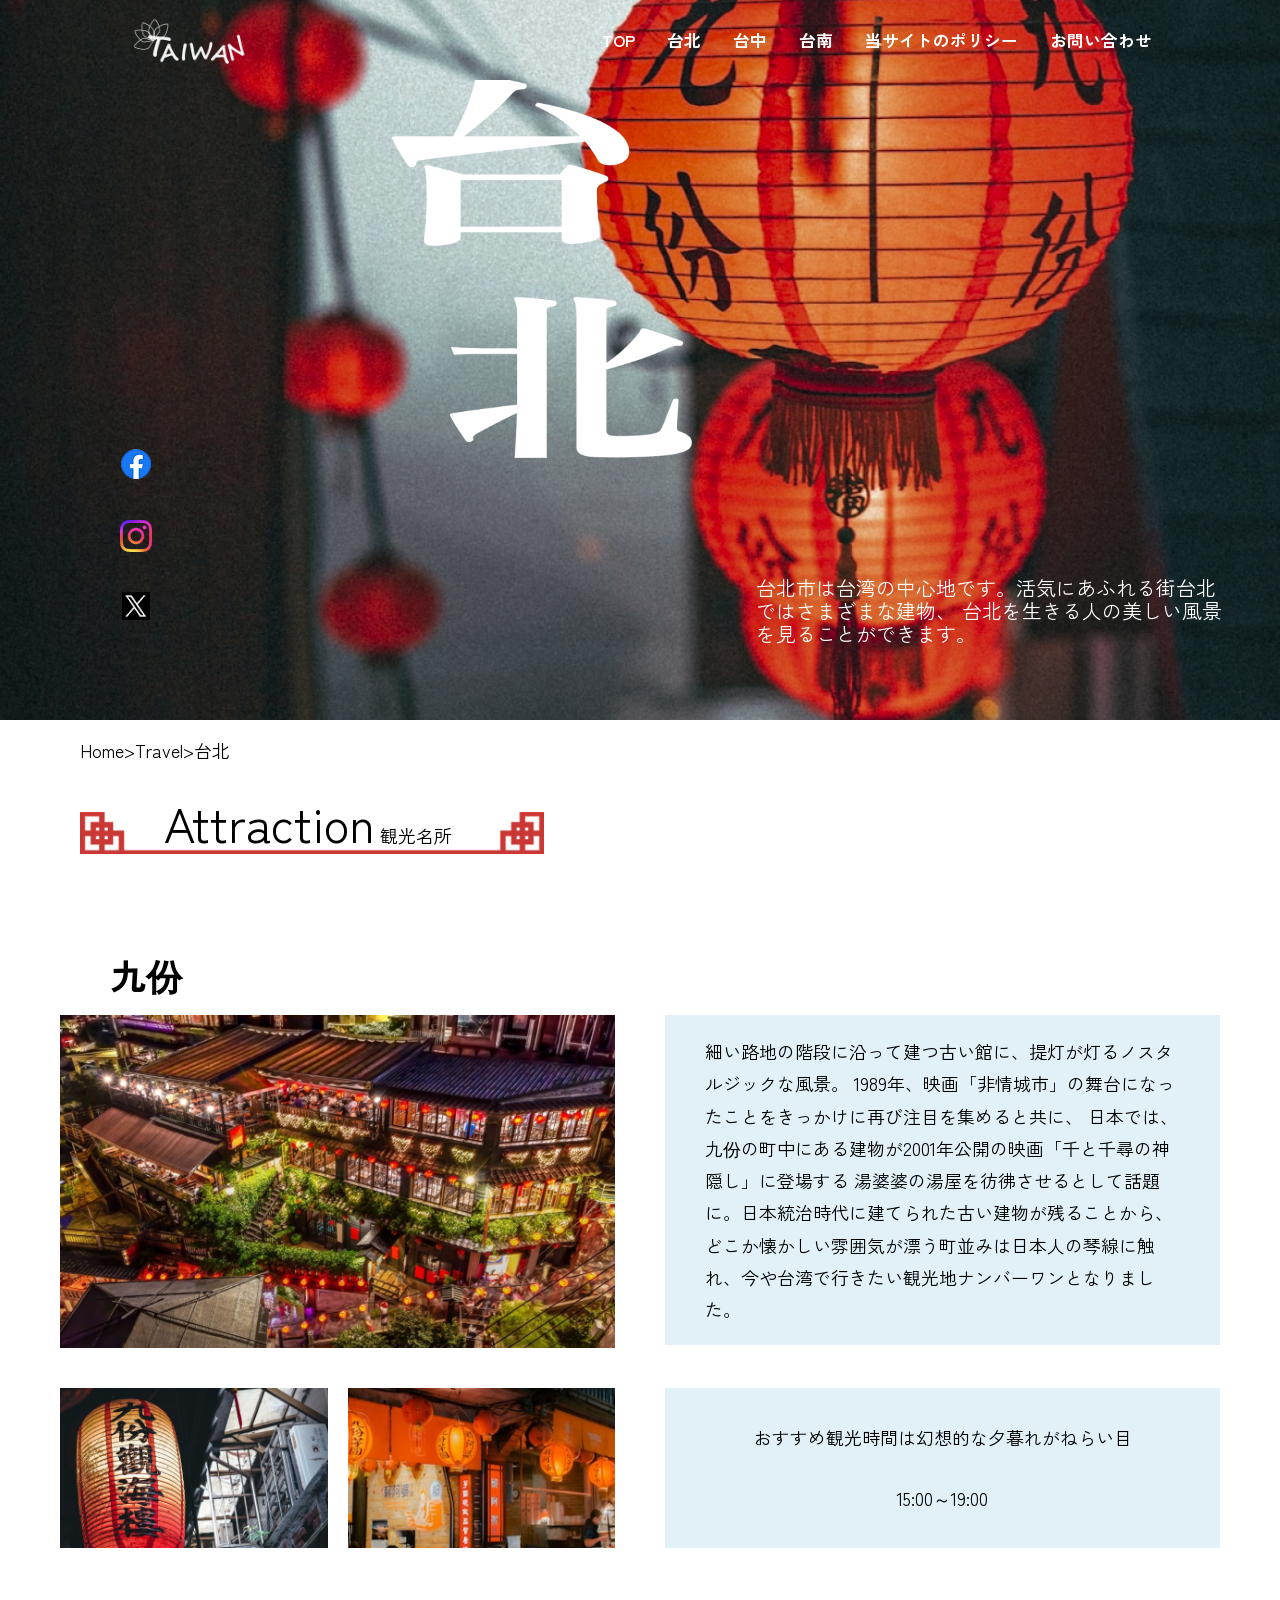
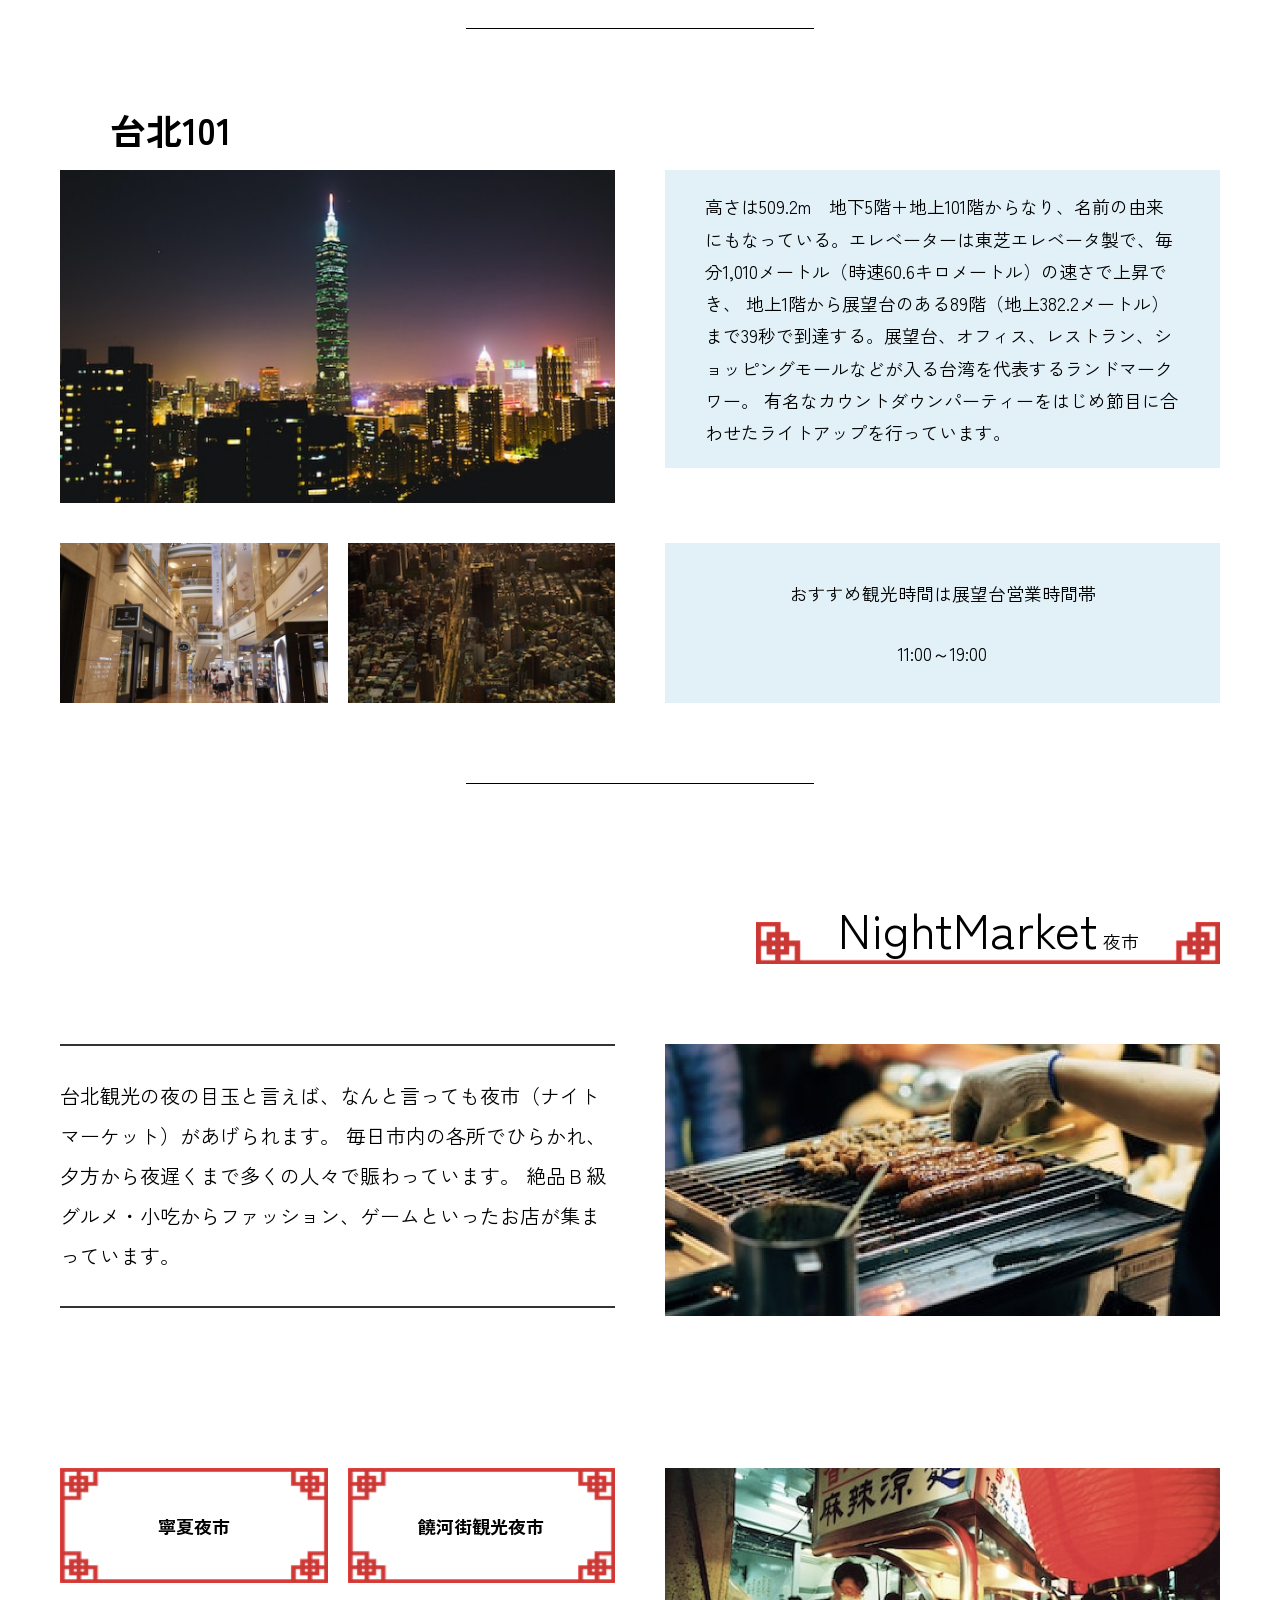
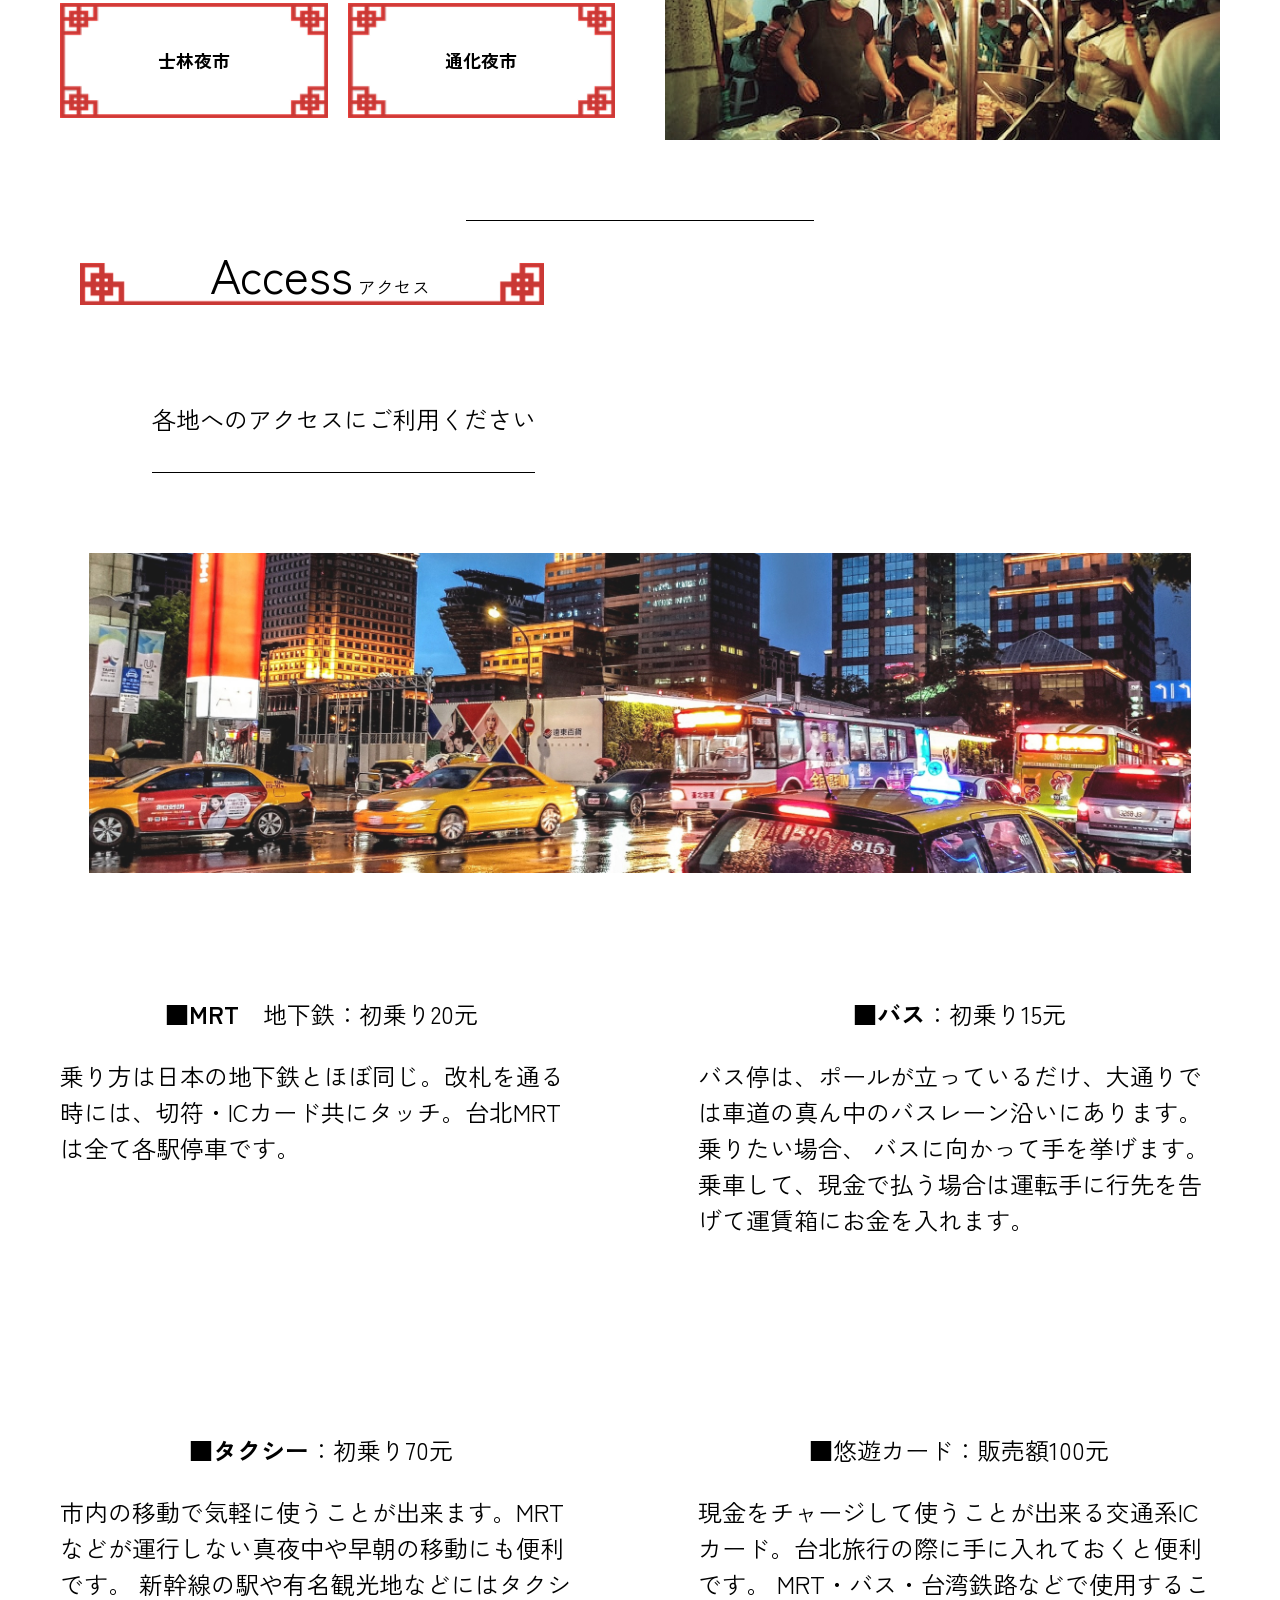
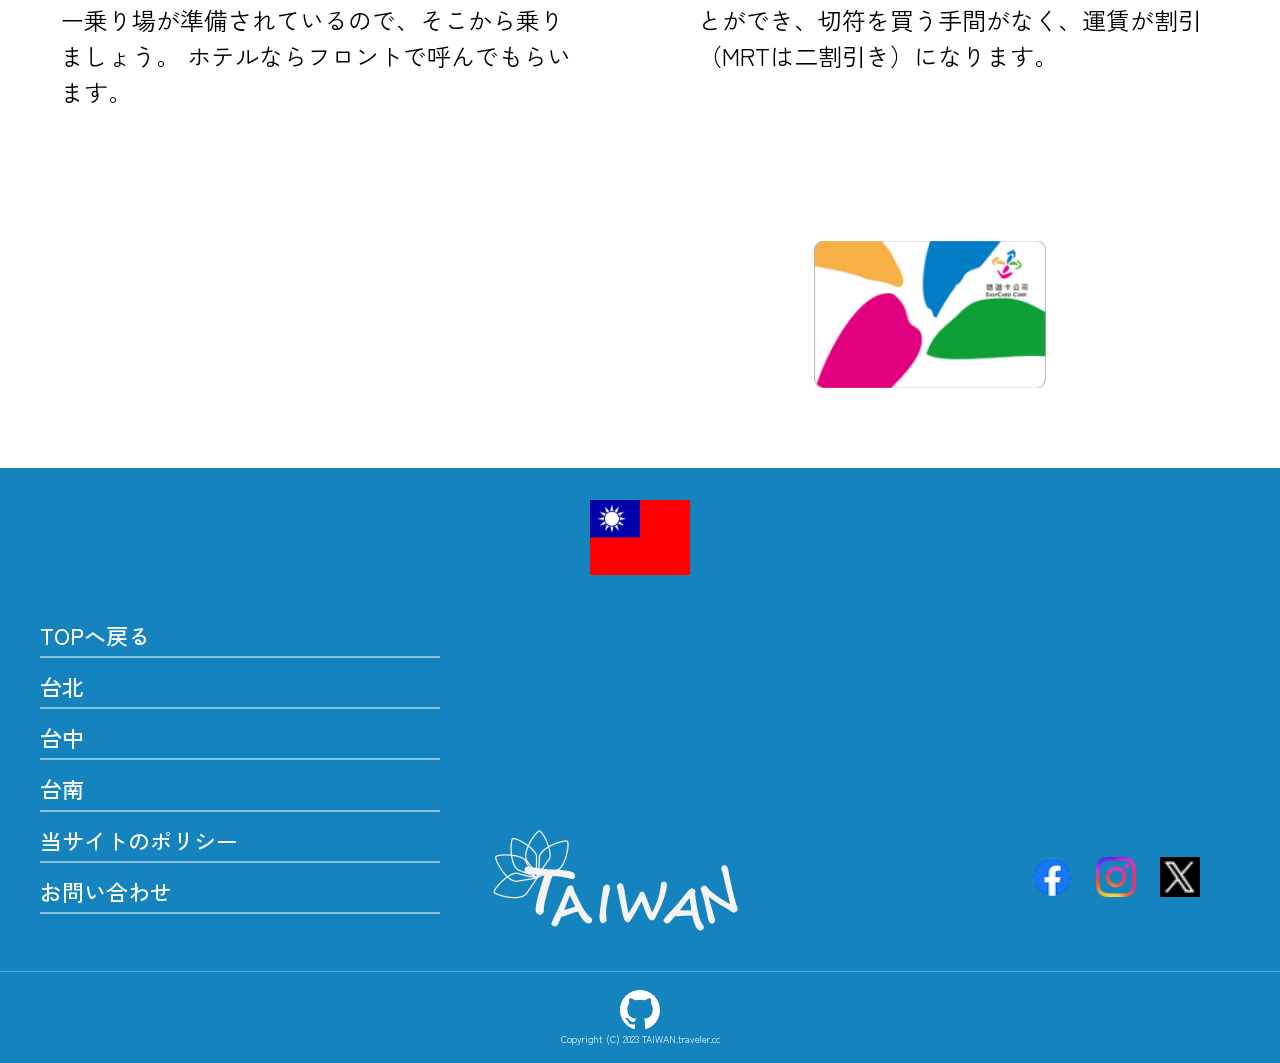
<file: Portfolio/taipei/index.html>
<!DOCTYPE html>
<html lang="ja">
<head>
    <title>台北</title>
     <meta charset="UTF-8">
    <link rel="preconnect" href="https://fonts.googleapis.com">
    <link rel="preconnect" href="https://fonts.gstatic.com" crossorigin>
    <link href="https://fonts.googleapis.com/css2?family=Zen+Kaku+Gothic+New&display=swap" rel="stylesheet">
    <meta name="viewport">
    <link rel="stylesheet" href="./styles/reset.css">
    <link rel="stylesheet" href="./styles/style.css">
    <link rel="stylesheet" href="./styles/header.css">
    <link rel="stylesheet" href="../common/topbtn/topbtn.css">
    <meta name="viewport" content="width=device-width, initial-scale=1.0">
    <!-- SP対応：画面幅に応じてレイアウトを調整 -->
</head>
<body>
    <!-- 💡body直下　headerの上に入れ込んでください -->
  <div id="loading">
    <img src="./images/header taiwan.png" alt="ロゴ" class="logo3">
  </div>

    <div class="wrapper">

    <header>

<div class="logo-oya">
    <img src="./images/header taiwan.png" class="logo-768">
</div>

        <div class="container">
            <!-- ヘッダー内のレイアウトを整えるコンテナ -->

            <h1 class="logo">
                <!-- PC表示用ロゴ（SPでは非表示） -->
                <a href="#">
                    <img src="./images/header taiwan.png" alt="TAIWAN">
                </a>
            </h1>

            <button class="hamburger" aria-label="メニュー">
                <!-- ハンバーガーメニュー（SPで表示） -->
                <span></span>
                <span></span>
                <span></span>
            </button>

            <nav class="nav">
                <!-- ドロワーメニュー（SP時に右からスライド） -->

                <h1 class="menuLogo">
                    <!-- SP表示用ロゴ（ドロワー内） -->
                    <a href="#">
                        <img src="./images/header taiwan.png" alt="">
                    </a>
                </h1>

                <p class="menuTitle">Menu</p>
                <!-- SP時のメニュータイトル -->

                <ul class="navList">
                    <!-- メニュー項目 -->
                    <li><a href="../port.php">TOP</a></li>      
                    <li><a href="./index.html">台北</a></li>
                    <li><a href="./index.html">台中</a></li>
                    <li><a href="./index.html">台南</a></li>
                    <li><a href="#">当サイトのポリシー</a></li>
                    <li><a href="#">お問い合わせ</a></li>
                </ul>

            </nav>

        </div>
            <div class="header-box">
                <!-- SNSアイコン -->
                <div class="sns-icon">
                    <img src="./images/face book.png">
                    <img src="./images/instagram.png">
                    <img src="./images/X.twitter.png">
                </div>
                <!-- ヘッターメイン文字 -->
                <img class="main-rog" src="./images/header main rog.png">
                <!-- ヘッターコメント -->
            </div>
            <div class="title-sentence">
                    <p>台北市は台湾の中心地です。活気にあふれる街台北ではさまざまな建物、
                        台北を生きる人の美しい風景を見ることができます。
                    </p>
            </div>
    </header>

        <main>
            <!-- メニュー -->
            <section>
                <div class="pan"><p>Home>Travel>台北</p></div>
            </section>

            <section>
                <!-- 観光名所見出し -->
                <div class="headline-left">
                    <img class="left-img" src="./images/title rog.png" alt="観光名所見出し">
                    <p class="headline-left-text"><span class="en">Attraction</span><span class="jp"> 観光名所</span></p>
                </div>

                <!-- 観光地名 -->
                <div class="title">九份</div>

                <!-- 観光地 -->
                <div class="Attraction-content">

                    <!-- 観光地画像上段 -->
                    <div class="Attraction-row">
                        <div class="Attraction-main">
                            <img class="Attraction-img1" src="./images/sightseeing.jpg" alt="">
                        </div>
                        <div class="Attraction-row-text">
                        <p>
                            細い路地の階段に沿って建つ古い館に、提灯が灯るノスタルジックな風景。
                            1989年、映画「非情城市」の舞台になったことをきっかけに再び注目を集めると共に、
                            日本では、九份の町中にある建物が2001年公開の映画「千と千尋の神隠し」に登場する
                            湯婆婆の湯屋を彷彿させるとして話題に。日本統治時代に建てられた古い建物が残ることから、
                            どこか懐かしい雰囲気が漂う町並みは日本人の琴線に触れ、今や台湾で行きたい観光地ナンバーワンとなりました。
                        </p>
                       </div> 
                    </div>

                    <!-- 観光地説明下段 -->
                    <div class="Attraction-row">
                        <div class="Attraction-sub">
                               <picture  class="Attraction-img2">
                                    <source class="img-sub2" media="(max-width: 376px)" srcset="./images/sightseeingminisub1.jpg">
                                    <img class="img-sub2" src="./images/sightseeingsub1.jpg" alt="">
                                </picture>

                                <picture  class="Attraction-img3">
                                    <source class="img-sub3" media="(max-width: 376px)" srcset="./images/sightseeingminisub2.jpg">
                                    <img class="img-sub3" src="./images/sightseeingsub2.jpg" alt="">
                                </picture>
                        </div>
                        <div class="recommend">
                            <h1>おすすめ観光時間は幻想的な夕暮れがねらい目</h1>
                            <h2>15:00～19:00</h2>
                        </div>
                    </div>

                </div>
            </section>
            <div class="line"></div>
            <section>
                <div class="title">台北101</div>
                <div class="Attraction-content">
                    <div class="Attraction-row">
                        <div class="Attraction-main">
                            <img class="Attraction-img1" src="./images/taipei 101 main.jpg">
                        </div>
                        <div class="Attraction-row-text">
                         <p>
                            高さは509.2m　地下5階＋地上101階からなり、名前の由来にもなっている。エレベーターは東芝エレベータ製で、毎分1,010メートル（時速60.6キロメートル）の速さで上昇でき、
                            地上1階から展望台のある89階（地上382.2メートル）まで39秒で到達する。展望台、オフィス、レストラン、ショッピングモールなどが入る台湾を代表するランドマークワー。
                            有名なカウントダウンパーティーをはじめ節目に合わせたライトアップを行っています。
                        </p>
                        </div>  
                    </div>
                    <div class="Attraction-row">
                       <div class="Attraction-sub">
                        <picture class="Attraction-img2">
                            <source class="img-sub2" media="(max-width: 376px)" srcset="./images/taipei 101 sub1 re.jpg">
                            <img class="img-sub2" src="./images/taipei 101 sub1.jpg">
                        </picture>
                        <picture class="Attraction-img3">
                            <source class="img-sub2" media="(max-width: 376px)" srcset="./images/taipei 101 sub2 re.jpg">
                            <img class="img-sub3" src="./images/taipei 101 sub2.jpg">
                        </picture>
                        </div>
                        <div class="recommend">
                            <h1>おすすめ観光時間は展望台営業時間帯</h1>
                            <h2>11:00～19:00</h2>
                        </div>
                    </div>
                </div>
            </section>
            <div class="line"></div>
            <section>
                <div class="headline-right">
                    <div class="headline-info">
                        <img src="./images/title rog.png">
                        <p class="headline-right-text"><span class="en">NightMarket</span><span class="jp"> 夜市</span></p>
                    </div>
                </div>
                <div class="market">
                    <div class="market-row">
                        <div class="market-text">
                            <h3>
                                台北観光の夜の目玉と言えば、なんと言っても夜市（ナイトマーケット）があげられます。 
                                毎日市内の各所でひらかれ、夕方から夜遅くまで多くの人々で賑わっています。 
                                絶品Ｂ級グルメ・小吃からファッション、ゲームといったお店が集まっています。
                            </h3>
                        </div>
                        <div class="market-img1">
                            <img src="./images/night market 1.jpg">
                        </div>    
                    </div>
                    <!-- 4つのボタン -->
                    <div class="market-row">

                        <div class="button-grid">

                            <div class="button-box">

                                <button id="showButton"class="js-modal-open"data-modal="modal-1">

                                    <img src="./images/buuton frame .png">

                                    <span>寧夏夜市</span>

                                </button>
                            </div>
                            <div class="button-box">

                                <button id="showButton" class="js-modal-open" data-modal="modal-2">

                                    <img src="./images/buuton frame .png">

                                    <span>饒河街観光夜市</span>

                                </button>
                                    
                            </div>
                            <div class="button-box">
                                <button id="showButton"class="js-modal-open"data-modal="modal-3">
                                    <img src="./images/buuton frame .png">
                                    <span>士林夜市</span>
                                </button>
                                    
                            </div>
                            <div class="button-box">
                                <button id="showButton"class="js-modal-open"data-modal="modal-4">
                                    <img src="./images/buuton frame .png">
                                    <span>通化夜市</span>
                                </button>
                                    
                            </div>
                        </div>
                        <div class="market-img2">
                            <img src="./images/night market 2.jpg">
                        </div>
                    </div>
                </div>
            </section>
            <div class="line"></div>
            <section>
                <div class="headline-left">
                    <img class="left-img" src="./images/title rog.png">
                    <p class="access-text"><span class="en">Access</span><span class="jp"> アクセス</span></p>
                </div>
                <div class="access">各地へのアクセスにご利用ください</div>
                <div class="line-left"></div>
                <div class="access-img">
                    <img src="./images/access.jpg">
                </div>
                <div class="access-info">
                    <div class="access-item">
                        <h1><span>■MRT</span>　地下鉄：初乗り20元</h1>
                        <h2>乗り方は日本の地下鉄とほぼ同じ。改札を通る時には、切符・ICカード共にタッチ。台北MRTは全て各駅停車です。</h2>
                    </div>
                    <div class="access-item">
                        <h1><span>■バス</span>：初乗り15元</h1>
                        <h2>バス停は、ポールが立っているだけ、大通りでは車道の真ん中のバスレーン沿いにあります。乗りたい場合、
                            バスに向かって手を挙げます。乗車して、現金で払う場合は運転手に行先を告げて運賃箱にお金を入れます。
                        </h2>
                    </div>
                    <div class="access-item">
                        <h1><span>■タクシー</span>：初乗り70元</h1>
                        <h2>市内の移動で気軽に使うことが出来ます。MRTなどが運行しない真夜中や早朝の移動にも便利です。
                            新幹線の駅や有名観光地などにはタクシー乗り場が準備されているので、そこから乗りましょう。
                            ホテルならフロントで呼んでもらいます。
                        </h2>
                    </div>
                    <div class="access-item">
                        <h1><span>■</span>悠遊カード：販売額100元</h1>
                        <h2>
                            現金をチャージして使うことが出来る交通系ICカード。台北旅行の際に手に入れておくと便利です。
                            MRT・バス・台湾鉄路などで使用することができ、切符を買う手間がなく、運賃が割引（MRTは二割引き）になります。
                        </h2>
                    </div>
                </div>
                <div class="card">
                    <img src="./images/taiwan cashless.jpg">
                </div>
            </section>
        </main>

<!-- srcにトップページボタンの画像を入れてください -->
<a href="#" class="pageTop">
    <img src="images/top btn.png" alt="ページトップへ戻る">
</a>
        <footer>

            <div class="footerInner">
                <!-- フッター全体のレイアウトを中央にまとめるコンテナ -->

                <div class="footerFlag">
                    <!-- 台湾国旗（フッター上部に表示） -->
                    <img src="./images/taiwan national flag.jpg" alt="台湾国旗">
                </div>

                <div class="footerContents">
                    <!-- PC時は3カラム（左：ナビ / 中央：ロゴ / 右：SNS） -->
                    <!-- SP時は縦並び -->

                    <nav class="footerNav">
                        <!-- 左側のナビゲーション -->
                        <ul>
                            <li><a href="../index.html">TOPへ戻る</a></li>
                            <li><a href="./index.html">台北</a></li>
                            <li><a href="../taichu/index.html">台中</a></li>
                            <li><a href="../tainan/index.html">台南</a></li>
                            <li><a href="#">当サイトのポリシー</a></li>
                            <li><a href="#">お問い合わせ</a></li>
                        </ul>
                    </nav>

                    <div class="footerBottom">
                        <!-- PC：ロゴとSNSを横並びで下部に配置 -->
                        <!-- SP：ロゴとSNSを横並びで中央に配置 -->

                        <div class="footerLogo">
                            <!-- 中央のサイトロゴ -->
                            <img src="./images/header taiwan.png" alt="サイトロゴ">
                        </div>

                        <div class="sns">
                            <!-- 右側のSNSアイコン -->
                            <a href=""><img src="./images/face book.png" alt="Facebook"></a>
                            <a href=""><img src="./images/instagram.png" alt="Instagram"></a>
                            <a href=""><img src="./images/X.twitter.png" alt="X（旧Twitter）"></a>
                        </div>

                    </div>

                </div>

            </div>

            

            <div class="copyright">

                <div>
                    <a href="https://github.com/ootaki081-alt/exercises2/tree/main/group3">
                        <svg xmlns="http://www.w3.org/2000/svg" width="40" height="40" fill="currentColor" class="bi bi-github" viewBox="0 0 16 16">
                        <path d="M8 0C3.58 0 0 3.58 0 8c0 3.54 2.29 6.53 5.47 7.59.4.07.55-.17.55-.38 0-.19-.01-.82-.01-1.49-2.01.37-2.53-.49-2.69-.94-.09-.23-.48-.94-.82-1.13-.28-.15-.68-.52-.01-.53.63-.01 1.08.58 1.23.82.72 1.21 1.87.87 2.33.66.07-.52.28-.87.51-1.07-1.78-.2-3.64-.89-3.64-3.95 0-.87.31-1.59.82-2.15-.08-.2-.36-1.02.08-2.12 0 0 .67-.21 2.2.82.64-.18 1.32-.27 2-.27s1.36.09 2 .27c1.53-1.04 2.2-.82 2.2-.82.44 1.1.16 1.92.08 2.12.51.56.82 1.27.82 2.15 0 3.07-1.87 3.75-3.65 3.95.29.25.54.73.54 1.48 0 1.07-.01 1.93-.01 2.2 0 .21.15.46.55.38A8.01 8.01 0 0 0 16 8c0-4.42-3.58-8-8-8"/>
                        </svg>
                    </a>
                </div>
                <!-- コピーライト表記 -->
                <small>Copyright (C) 2023 TAIWAN.traveler.cc</small>
            </div>

        </footer>
    </div>
    <!-- モーダル 寧夏夜市　-->
    <div id="modal-1" class="modal-container js-modal">
    <!-- 暗い背景 -->
    <div class="modal-overlay js-modal-close"></div>

    <!-- 青いモーダルの箱 -->
    <div class="modal-content-blue">
                                            <!-- 閉じるボタン（×） -->
                                            <button class="btn-close-white js-modal-close">&times;</button>
                                            
                                            <!-- 施設タイトル -->
                                            <h2 class="modal-title">寧夏夜市</h2>

                                            <!-- 画像2枚並び -->
                                            <div class="modal-img-grid">
                                            <img src="./images/modal1.jpg" alt="寧夏夜市">
                                            <div class="modal-right">
                                                <p class="modal-text">
                                                寧夏路夜市は台湾伝統の屋台料理やB級グルメがメインの夜市です。
                                                特に大同区の圓環付近には懐かしいグルメがたくさん集まっていますので、
                                                思う存分味わってください。また、ここの夜市は歩道と車道が分かれているので、
                                                食事やショッピングに便利です。食の夜市とも言われる寧夏路夜市には毎日、大勢の人々が訪れています。
                                                </p>
                                                 <!-- 営業時間・住所 -->
                                                <div class="modal-info">
                                                <p class="info-label">営業時間</p>
                                                <p>日曜日17:00 - 25:00</p>
                                                <p>月曜日17:00 - 25:00</p>
                                                <p>火曜日17:00 - 25:00</p>
                                                <p>水曜日17:00 - 25:00</p>
                                                <p>木曜日17:00 - 25:00</p>
                                                <p>金曜日17:00 - 25:00</p>
                                                <p>土曜日17:00 - 25:00</p>
                                                </div>
                                                </div>
                                                </div>
                                        </div>
                                    </div>
                                    <!-- モーダル 饒河街観光夜市　-->
                                    <div id="modal-2" class="modal-container js-modal">

                                        <!-- 暗い背景 -->
                                        <div class="modal-overlay js-modal-close"></div>

                                        <!-- 青いモーダルの箱 -->
                                        <div class="modal-content-blue">
                                            <!-- 閉じるボタン（×） -->
                                            <button class="btn-close-white js-modal-close">&times;</button>
                                            
                                            <!-- 施設タイトル -->
                                            <h2 class="modal-title">饒河街観光夜市</h2>

                                            <!-- 画像2枚並び -->
                                            <div class="modal-img-grid">
                                                <img src="./images/modal2.jpg" alt="饒河街観光夜市">
                                                <div class="modal-right">
                                                    <p class="modal-text">
                                                        饒河街観光夜市は、屋台料理から雑貨や生活用品も扱う夜市です。
                                                        その手ごろな値段が魅力的で、多くの人々で賑わいます。
                                                        最も観光客に人気があるのは「藥燉排骨」「胡椒餅」「水煎包」「蚵仔麵線」
                                                        など行列ができる人気料理と、「麻辣臭豆腐」「牛肉麵」「天婦羅」など台湾の伝統的な屋台料理も定番です。　
                                                    </p>
                                                    <div class="modal-info">
                                                        <p class="info-label">営業時間</p>
                                                        <p>日曜日17:00 - 25:00</p>
                                                        <p>月曜日17:00 - 25:00</p>
                                                        <p>火曜日17:00 - 25:00</p>
                                                        <p>水曜日17:00 - 25:00</p>
                                                        <p>木曜日17:00 - 25:00</p>
                                                        <p>金曜日17:00 - 25:00</p>
                                                        <p>土曜日17:00 - 25:00</p>
                                                    </div>
                                                </div>
                                        </div>
                                    </div>
                                </div>
                                <!-- モーダル 士林夜市 -->
                                    <div id="modal-3" class="modal-container js-modal">

                                        <!-- 暗い背景 -->
                                        <div class="modal-overlay js-modal-close"></div>

                                        <!-- 青いモーダルの箱 -->
                                        <div class="modal-content-blue">
                                            <!-- 閉じるボタン（×） -->
                                            <button class="btn-close-white js-modal-close">&times;</button>
                                            
                                            <!-- 施設タイトル -->
                                            <h2 class="modal-title">士林夜市</h2>

                                            <!-- 画像2枚並び -->
                                            <div class="modal-img-grid">
                                                <img src="./images/modal3.jpg" alt="士林夜市">
                                                <div class="modal-right">
                                                    <p class="modal-text">
                                                        ここは市内で最も規模が大きく知名度の高い夜市で、
                                                        台湾のおいしい屋台グルメからユニークな雑貨まで、
                                                        ありとあらゆるものが売られています。
                                                        その種類の豊富さ、敷地の広さ、歴史、そして夜遊びスポット
                                                        としての人気度と、士林夜市の魅力は何から何まで台北ナンバーワン。
                                                        台北観光では絶対にはずせない魅惑スポットです。
                                                    </p>
                                                    <div class="modal-info">
                                                        <p class="info-label">営業時間</p>
                                                        <p>日曜日17:00 - 25:00</p>
                                                        <p>月曜日17:00 - 25:00</p>
                                                        <p>火曜日17:00 - 25:00</p>
                                                        <p>水曜日17:00 - 25:00</p>
                                                        <p>木曜日17:00 - 25:00</p>
                                                        <p>金曜日17:00 - 25:00</p>
                                                        <p>土曜日17:00 - 25:00</p>
                                                    </div>
                                                </div>
                                            </div>
                                        </div>
                                    </div>
                                    <!-- モーダル 通化夜市 -->
                                    <div id="modal-4" class="modal-container js-modal">

                                        <!-- 暗い背景 -->
                                        <div class="modal-overlay js-modal-close"></div>

                                        <!-- 青いモーダルの箱 -->
                                        <div class="modal-content-blue">
                                            <!-- 閉じるボタン（×） -->
                                            <button class="btn-close-white js-modal-close">&times;</button>
                                            
                                            <!-- 施設タイトル -->
                                            <h2 class="modal-title">通化夜市</h2>

                                            <!-- 画像2枚並び -->
                                            <div class="modal-img-grid">
                                                <img src="./images/modal4.jpg" alt="通化夜市">
                                                <div class="modal-right">
                                                    <p class="modal-text">
                                                        台北の他の夜市と比べると小規模ではあるものの、
                                                        食べ物においてはどの夜市にも決して劣りません。
                                                        有名な駱記小炒(炒め物)、裕品元の氷火湯円、
                                                        平価鉄板焼、通化夜市の揚げサツマイモボールは、
                                                        ぜひとも賞味したい特色的な伝統軽食です。
                                                        マッサージ店もたくさんあり、1日の終わりに最適な夜市です。
                                                    </p>
                                                    <div class="modal-info">
                                                        <p class="info-label">営業時間</p>
                                                        <p>日曜日17:00 - 25:00</p>
                                                        <p>月曜日17:00 - 25:00</p>
                                                        <p>火曜日17:00 - 25:00</p>
                                                        <p>水曜日17:00 - 25:00</p>
                                                        <p>木曜日17:00 - 25:00</p>
                                                        <p>金曜日17:00 - 25:00</p>
                                                        <p>土曜日17:00 - 25:00</p>
                                                    </div>
                                                </div>
                                            </div>
                                        </div>
                                    </div>
     <script src="./scripts/header.js"></script>
     <script src="../common/topbtn/topbtn.js"></script>
      <script>
    const openBtns = document.querySelectorAll('.js-modal-open');
    const closeBtns = document.querySelectorAll('.js-modal-close');

    openBtns.forEach(btn => {
      btn.addEventListener('click', () => {
        const modalId = btn.getAttribute('data-modal');
        const targetModal = document.getElementById(modalId);
        if (targetModal) {
          targetModal.classList.add('is-active');
        }
      });
    });

    closeBtns.forEach(btn => {
      btn.addEventListener('click', () => {
        const modal = btn.closest('.modal-container');
        if (modal) {
          modal.classList.remove('is-active');
        }
      });
    });
  </script>
  <script src="../common/load/loding.js"></script>
</body>
</html>
</file>
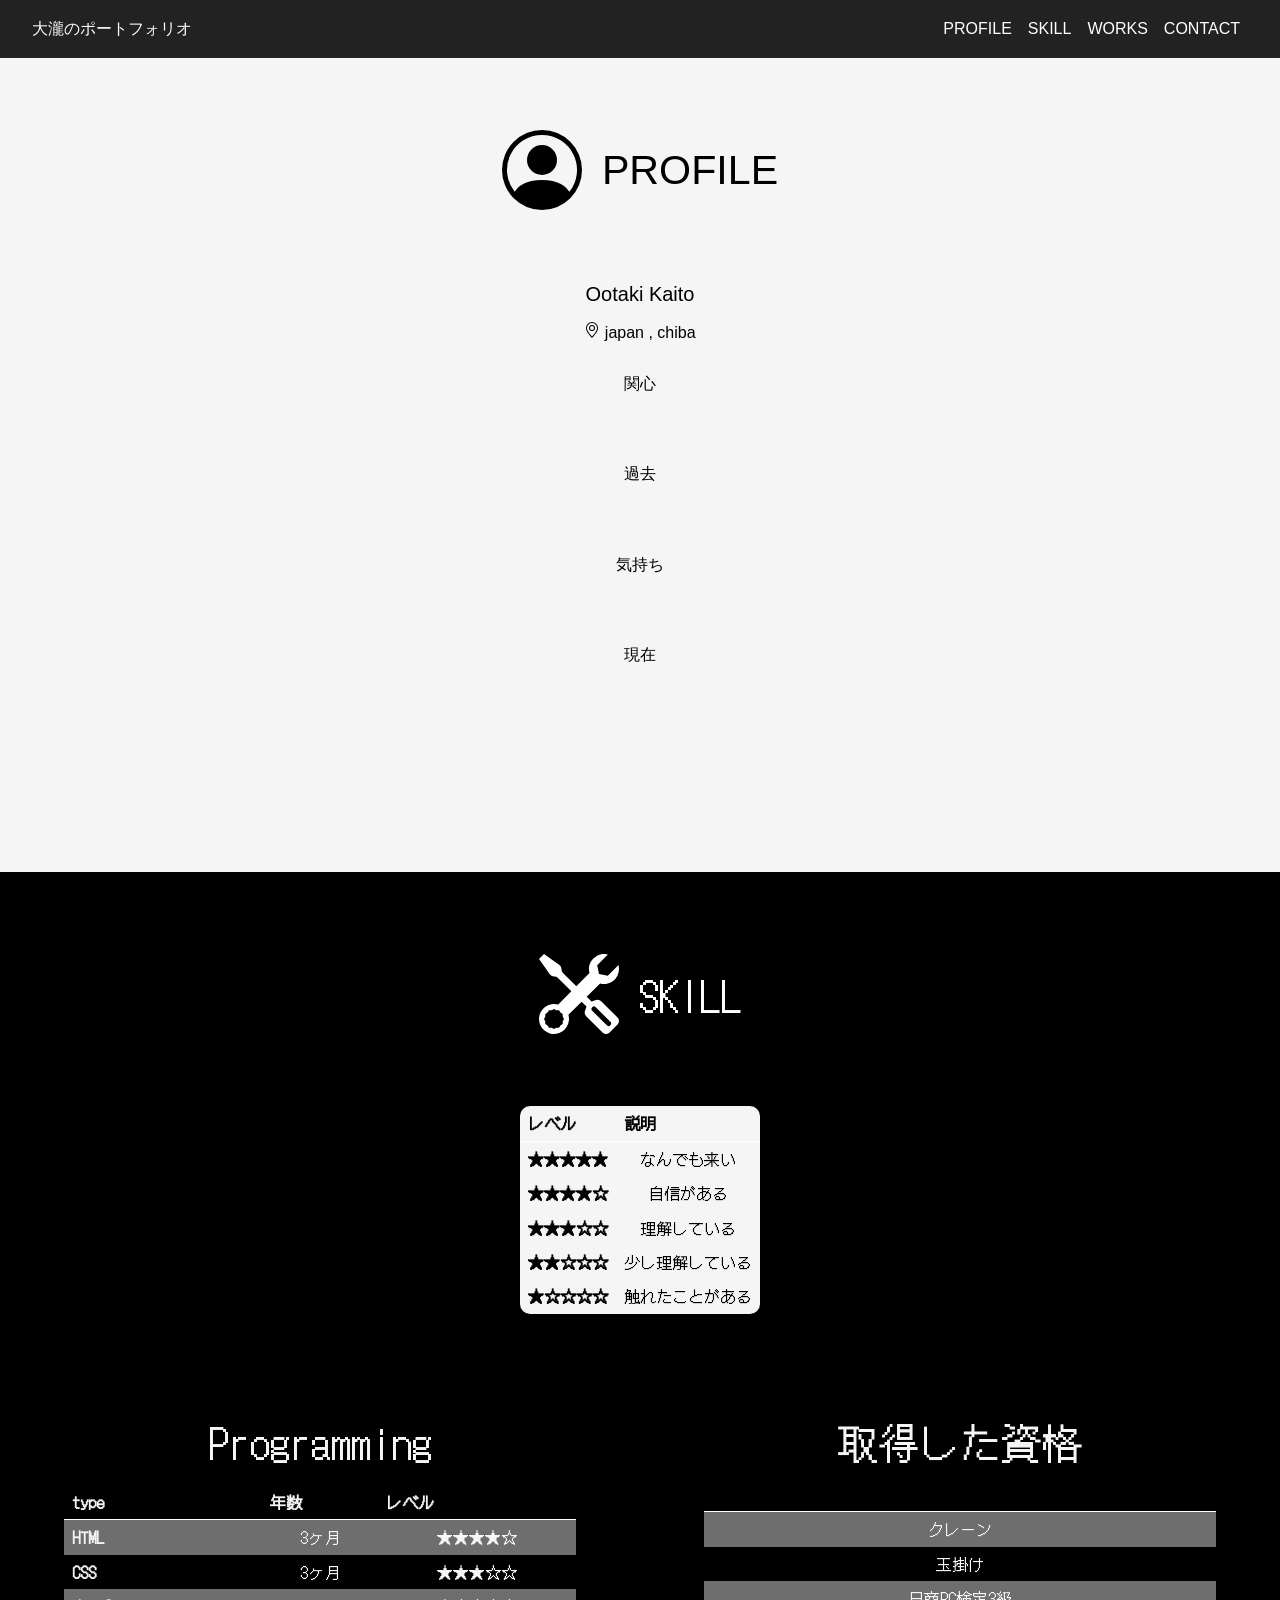
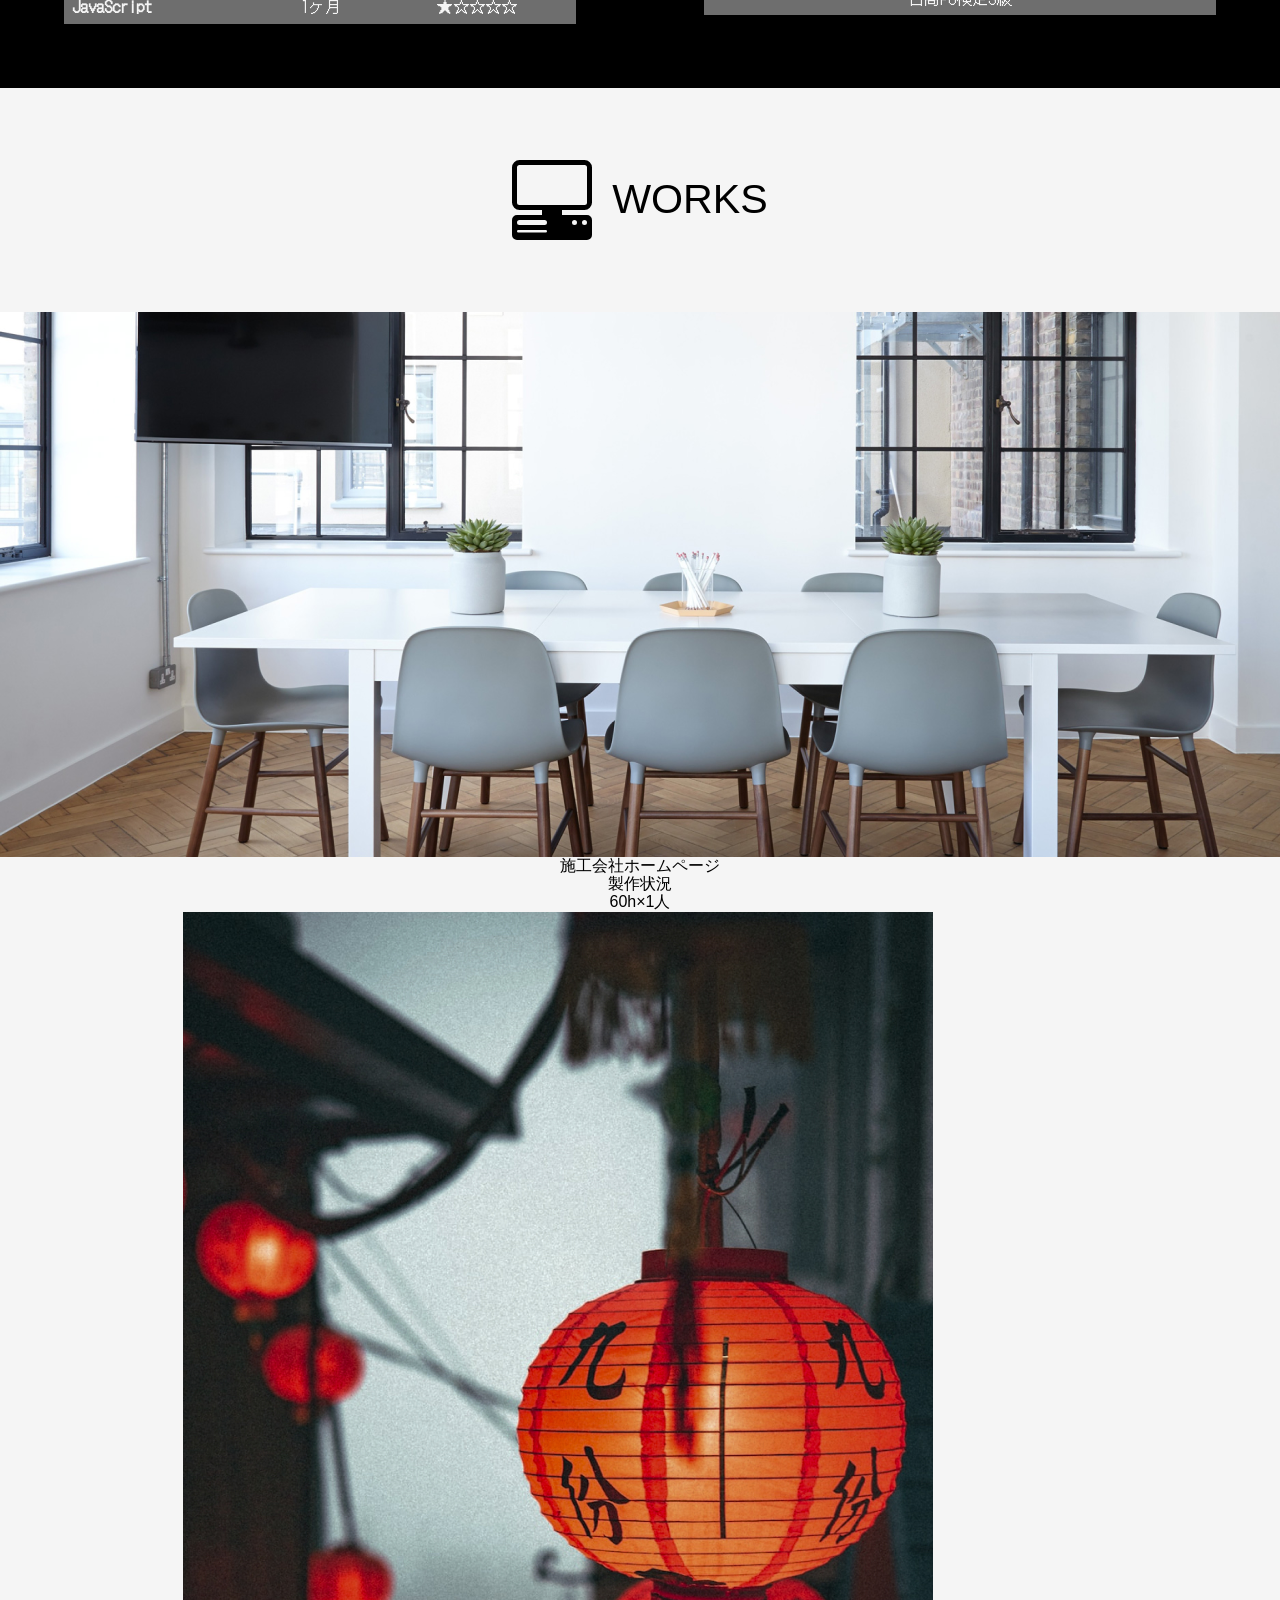
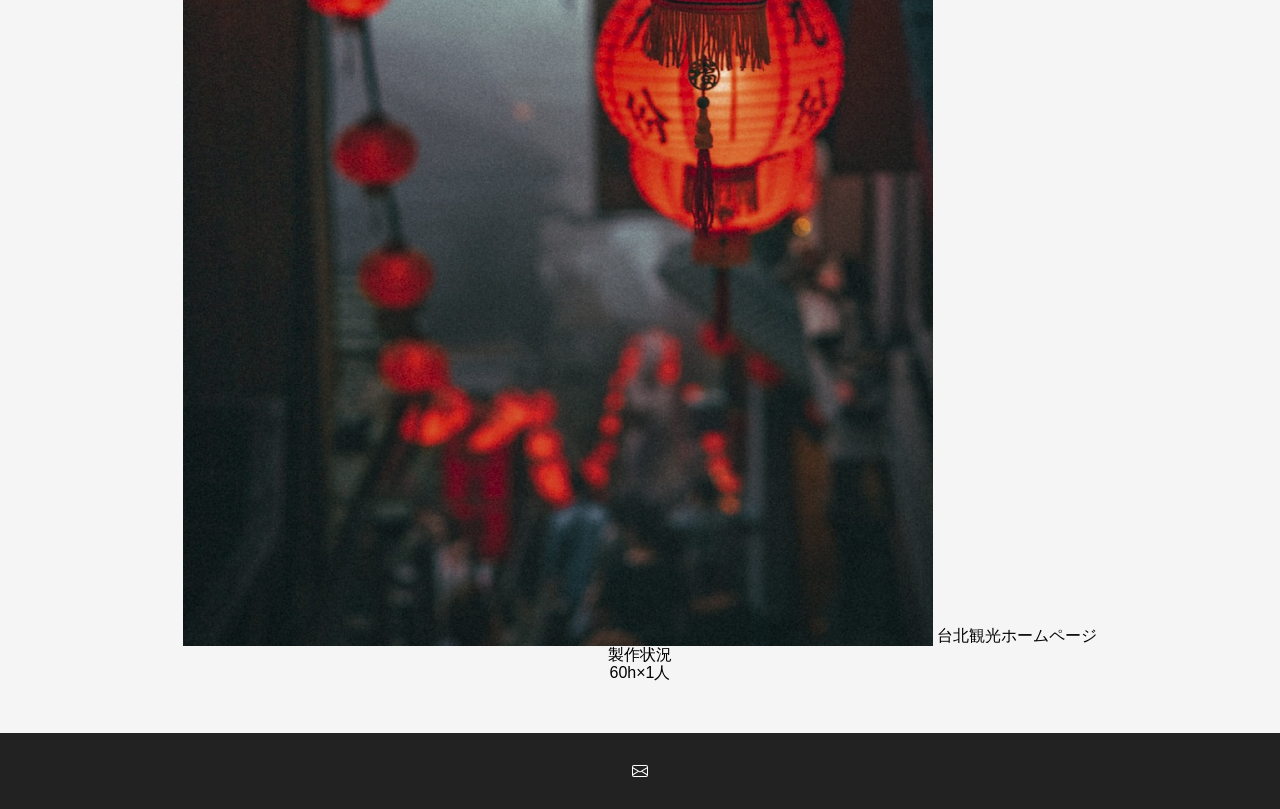
<file: Portfolio/port.html>
<!DOCTYPE html>
<html lang="ja">
<head>
<title>ootakiPortfolio</title>
<meta charset="UTF-8">
<meta name="viewport" content="width=device-width, initial-scale=1.0">
<link rel="stylesheet" href="./styles/reset.css">
<link rel="stylesheet" href="./styles/style.css">
<link rel="preconnect" href="https://fonts.googleapis.com">
<link rel="preconnect" href="https://fonts.gstatic.com" crossorigin>
<link href="https://fonts.googleapis.com/css2?family=DotGothic16&display=swap" rel="stylesheet">
</head>
<header>
    <div class="container">
        <h1>大瀧のポートフォリオ</h1>

        <!-- ハンバーガーボタン -->
        <button class="hamburger" id="hamburger" aria-label="メニューを開く">
            <span></span>
            <span></span>
            <span></span>
        </button>

        <nav>
            <ul class="navbar" id="navbar">
                <li>
                    <a class="navList" href="#PROFILE">PROFILE</a>
                </li>
                <li>
                    <a class="navList" href="#SKILL">SKILL</a>
                </li>
                <li>
                    <a class="navList" href="#WORKS">WORKS</a>
                </li>
                <li>
                    <a class="navList" href="#CONTACT">CONTACT</a>
                </li>
            </ul>
        </nav>
    </div>
</header>
<body>
<section class="section1">
    <h1 id="PROFILE">
        <svg xmlns="http://www.w3.org/2000/svg" width="80" height="80" fill="currentColor" class="bi bi-person-circle" viewBox="0 0 16 16">
            <path d="M11 6a3 3 0 1 1-6 0 3 3 0 0 1 6 0"/>
            <path fill-rule="evenodd" d="M0 8a8 8 0 1 1 16 0A8 8 0 0 1 0 8m8-7a7 7 0 0 0-5.468 11.37C3.242 11.226 4.805 10 8 10s4.757 1.225 5.468 2.37A7 7 0 0 0 8 1"/>
        </svg>
        PROFILE
    </h1>
    <div>
        <p class="name">Ootaki Kaito</p>
        <p>
        <svg xmlns="http://www.w3.org/2000/svg" 
            width="16" height="16" fill="currentColor" class="bi bi-geo-alt" viewBox="0 0 16 16">
            <path d="M12.166 8.94c-.524 1.062-1.234 2.12-1.96 3.07A32 32 0 0 1 8 14.58a32 32 0 0 1-2.206-2.57c-.726-.95-1.436-2.008-1.96-3.07C3.304 7.867 3 6.862 3 6a5 5 0 0 1 10 0c0 .862-.305 1.867-.834 2.94M8 16s6-5.686 6-10A6 6 0 0 0 2 6c0 4.314 6 10 6 10"/>
            <path d="M8 8a2 2 0 1 1 0-4 2 2 0 0 1 0 4m0 1a3 3 0 1 0 0-6 3 3 0 0 0 0 6"/>
        </svg>
        japan , chiba
        </p>
    </div>
    <div class="pro-text">

        <div class="interest-item">
            <div class="interest">
            <p>関心</p>
            </div>
            <div class="interest-text">
            <p>　ゲームが好きだったことをきっかけに、ゲームやデザインに興味を持ち、大学ではデザインを学んでいました。</p>
            </div>
        </div>

        <div class="interest-item">
            <div class="interest">
                <p>過去</p>
            </div>
            <div class="interest-text">
                <p>　大学ではプログラミングにも触れる機会がありましたが、当時は十分に理解できないまま学習を終えてしまいました。</p>
            </div>
        </div>

        <div class="interest-item">
            <div class="interest">
                <p>気持ち</p>
            </div>
            <div class="interest-text">
                <p>　自分が本当に興味を持っていることや、これから身につけたいスキルについて改めて考えるようになり、以前は理解できなかったプログラミングをもう一度基礎から学び始めました。</p>
            </div>
        </div>

        <div class="interest-item current">
            <div class="interest">
                <p>現在</p>
            </div>
            <div class="interest-text">
                <p>　現在はHTML、CSS、JavaScriptなどを中心に、Web制作を通してプログラミングを学んでいます。<br>デザインを学んだ経験も活かしながら、見た目だけでなく、使いやすさやユーザー目線も意識したWebサイトを制作できるようになることを目指しています。<br>
                一度理解できなかったことでも、改めて挑戦することで少しずつできることが増えていくことに楽しさを感じています。<br>これからも試行錯誤を重ねながら、デザインとプログラミングの両方を活かせる制作者を目指していきたいと考えています。
            </p>
            </div>
        </div>

    </div>
    
</section>
<section class="section2">
    <h1 id="SKILL" class="title-skill">
        <svg xmlns="http://www.w3.org/2000/svg" width="80" height="80" color="white" fill="currentColor" class="bi bi-tools" viewBox="0 0 16 16">
        <path d="M1 0 0 1l2.2 3.081a1 1 0 0 0 .815.419h.07a1 1 0 0 1 .708.293l2.675 2.675-2.617 2.654A3.003 3.003 0 0 0 0 13a3 3 0 1 0 5.878-.851l2.654-2.617.968.968-.305.914a1 1 0 0 0 .242 1.023l3.27 3.27a.997.997 0 0 0 1.414 0l1.586-1.586a.997.997 0 0 0 0-1.414l-3.27-3.27a1 1 0 0 0-1.023-.242L10.5 9.5l-.96-.96 2.68-2.643A3.005 3.005 0 0 0 16 3q0-.405-.102-.777l-2.14 2.141L12 4l-.364-1.757L13.777.102a3 3 0 0 0-3.675 3.68L7.462 6.46 4.793 3.793a1 1 0 0 1-.293-.707v-.071a1 1 0 0 0-.419-.814zm9.646 10.646a.5.5 0 0 1 .708 0l2.914 2.915a.5.5 0 0 1-.707.707l-2.915-2.914a.5.5 0 0 1 0-.708M3 11l.471.242.529.026.287.445.445.287.026.529L5 13l-.242.471-.026.529-.445.287-.287.445-.529.026L3 15l-.471-.242L2 14.732l-.287-.445L1.268 14l-.026-.529L1 13l.242-.471.026-.529.445-.287.287-.445.529-.026z"/>
        </svg>
        SKILL
    </h1>
    <div class="card">
        <div class="card-body">
            <table>
                <thead>
                    <tr>
                        <th>レベル</th>
                        <th>説明</th>
                    </tr>
                </thead>
                <tbody>
                    <tr>
                        <th>★★★★★</th>
                        <td>なんでも来い</td>
                    </tr>
                    <tr>
                        <th>★★★★☆</th>
                        <td>自信がある</td>
                    </tr>
                    <tr>
                        <th>★★★☆☆</th>
                        <td>理解している</td>
                    </tr>
                    <tr>
                        <th>★★☆☆☆</th>
                        <td>少し理解している</td>
                    </tr>
                    <tr>
                        <th>★☆☆☆☆</th>
                        <td>触れたことがある</td>
                    </tr>
                </tbody>
            </table>
        </div>
    </div>
    <div class="row">
        <div>
            <h2 class="white">Programming</h2>
            <table class="Programming-table">
                <thead>
                    <tr>
                        <th class="white">type</th>
                        <th class="white">年数</th>
                        <th class="white">レベル</th>
                    </tr>
                </thead>
                <tbody>
                    <tr class="table-tr1">
                        <th class="white">HTML</th>
                        <td class="white">3ヶ月</td>
                        <td class="white">★★★★☆</td>
                    </tr>
                    <tr>
                        <th class="white">CSS</th>
                        <td class="white">3ヶ月</td>
                        <td class="white">★★★☆☆</td>
                    </tr>
                    <tr class="table-tr1">
                        <th class="white">JavaScript</th>
                        <td class="white">1ヶ月</td>
                        <td class="white">★☆☆☆☆</td>
                    </tr>
                </tbody>
            </table>
        </div>
        <div>
            <h3 class="white">取得した資格</h3>
            <ul class="qualification">
                <li class="white">クレーン</li>
                <li class="white">玉掛け</li>
                <li class="white">日商PC検定3級</li>
            </ul>
        </div>
    </div>
</section>
<section class="section3">
    <h1 id="WORKS">
        <svg xmlns="http://www.w3.org/2000/svg" width="80" height="80" fill="currentColor" class="bi bi-pc-display-horizontal" viewBox="0 0 16 16">
        <path d="M1.5 0A1.5 1.5 0 0 0 0 1.5v7A1.5 1.5 0 0 0 1.5 10H6v1H1a1 1 0 0 0-1 1v3a1 1 0 0 0 1 1h14a1 1 0 0 0 1-1v-3a1 1 0 0 0-1-1h-5v-1h4.5A1.5 1.5 0 0 0 16 8.5v-7A1.5 1.5 0 0 0 14.5 0zm0 1h13a.5.5 0 0 1 .5.5v7a.5.5 0 0 1-.5.5h-13a.5.5 0 0 1-.5-.5v-7a.5.5 0 0 1 .5-.5M12 12.5a.5.5 0 1 1 1 0 .5.5 0 0 1-1 0m2 0a.5.5 0 1 1 1 0 .5.5 0 0 1-1 0M1.5 12h5a.5.5 0 0 1 0 1h-5a.5.5 0 0 1 0-1M1 14.25a.25.25 0 0 1 .25-.25h5.5a.25.25 0 1 1 0 .5h-5.5a.25.25 0 0 1-.25-.25"/>
        </svg>
        WORKS
    </h1>
    <div class="works">
        <div class="work">
            <a href="./ルートディレクトリ/html.html">
                <img src="./images/kagu.png" alt="施工会社ホームページ">
                <span>施工会社ホームページ</span>
                <h2>製作状況</h2>
                <h3>60h×1人</h3>
            </a>
        </div>
        <div class="work">
            <a href="./taipei/index.html">
                <img src="./images/herofull375.jpg" alt="台北観光ホームページ">
                <span>台北観光ホームページ</span>
                <h2>製作状況</h2>
                <h3>60h×1人</h3>
            </a>
        </div>
    </div>
</section>
<footer>
<!-- contact -->
    <h1 id="CONTACT">
        <svg xmlns="http://www.w3.org/2000/svg" width="16" height="16" fill="currentColor" class="bi bi-envelope" viewBox="0 0 16 16">
        <path d="M0 4a2 2 0 0 1 2-2h12a2 2 0 0 1 2 2v8a2 2 0 0 1-2 2H2a2 2 0 0 1-2-2zm2-1a1 1 0 0 0-1 1v.217l7 4.2 7-4.2V4a1 1 0 0 0-1-1zm13 2.383-4.708 2.825L15 11.105zm-.034 6.876-5.64-3.471L8 9.583l-1.326-.795-5.64 3.47A1 1 0 0 0 2 13h12a1 1 0 0 0 .966-.741M1 11.105l4.708-2.897L1 5.383z"/>
        </svg>
    </h1>
</footer>
</body>
<script>

//ハンバーガーメニュー 

const hamburger = document.getElementById("hamburger");
const navbar = document.getElementById("navbar");

hamburger.addEventListener("click", () => {
    hamburger.classList.toggle("active");
    navbar.classList.toggle("active");
});


// ブレイクポイント768px以下の場合開閉式

const interests = document.querySelectorAll('.interest');

interests.forEach(interest => {
    interest.addEventListener('click', () => {
        // 768px以下の場合だけ動作
        if (window.innerWidth <= 768) {
            const item = interest.parentElement;

            item.classList.toggle('open');
        }
    });
});

</script>
</html>
</file>
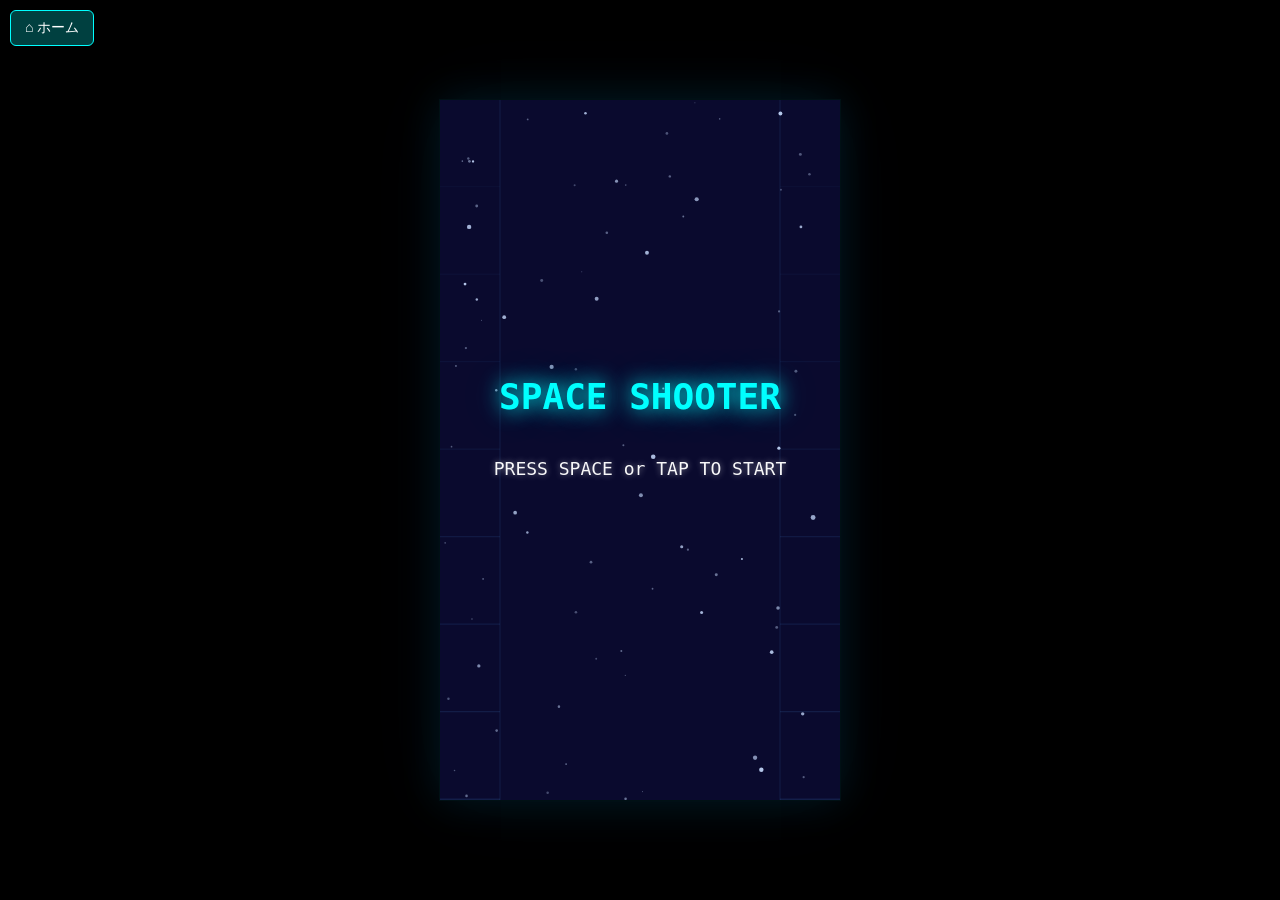
<file: shooting/shooting.html>
<!doctype html>
<html lang="ja">
  <head>
    <meta charset="UTF-8" />
    <meta name="viewport" content="width=device-width, initial-scale=1.0" />
    <title>シューティングゲーム</title>
    <link rel="stylesheet" href="style.css" />
  </head>

  <body>
    <div id="gameContainer">
      <canvas id="gameCanvas"></canvas>
      
          <!-- モバイル用コントロール -->
      <div id="mobileControls">
        <button data-key="w" class="mobile-btn up">W</button>

        <div class="middle-buttons">
          <button data-key="a" class="mobile-btn">A</button>
          <button data-key="s" class="mobile-btn">S</button>
          <button data-key="d" class="mobile-btn">D</button>
        </div>
      </div>
    </div>
    <button id="homeButton" type="button">⌂ ホーム</button>
  </body>
  <script src="script.js">
  </script>
</html>
</file>
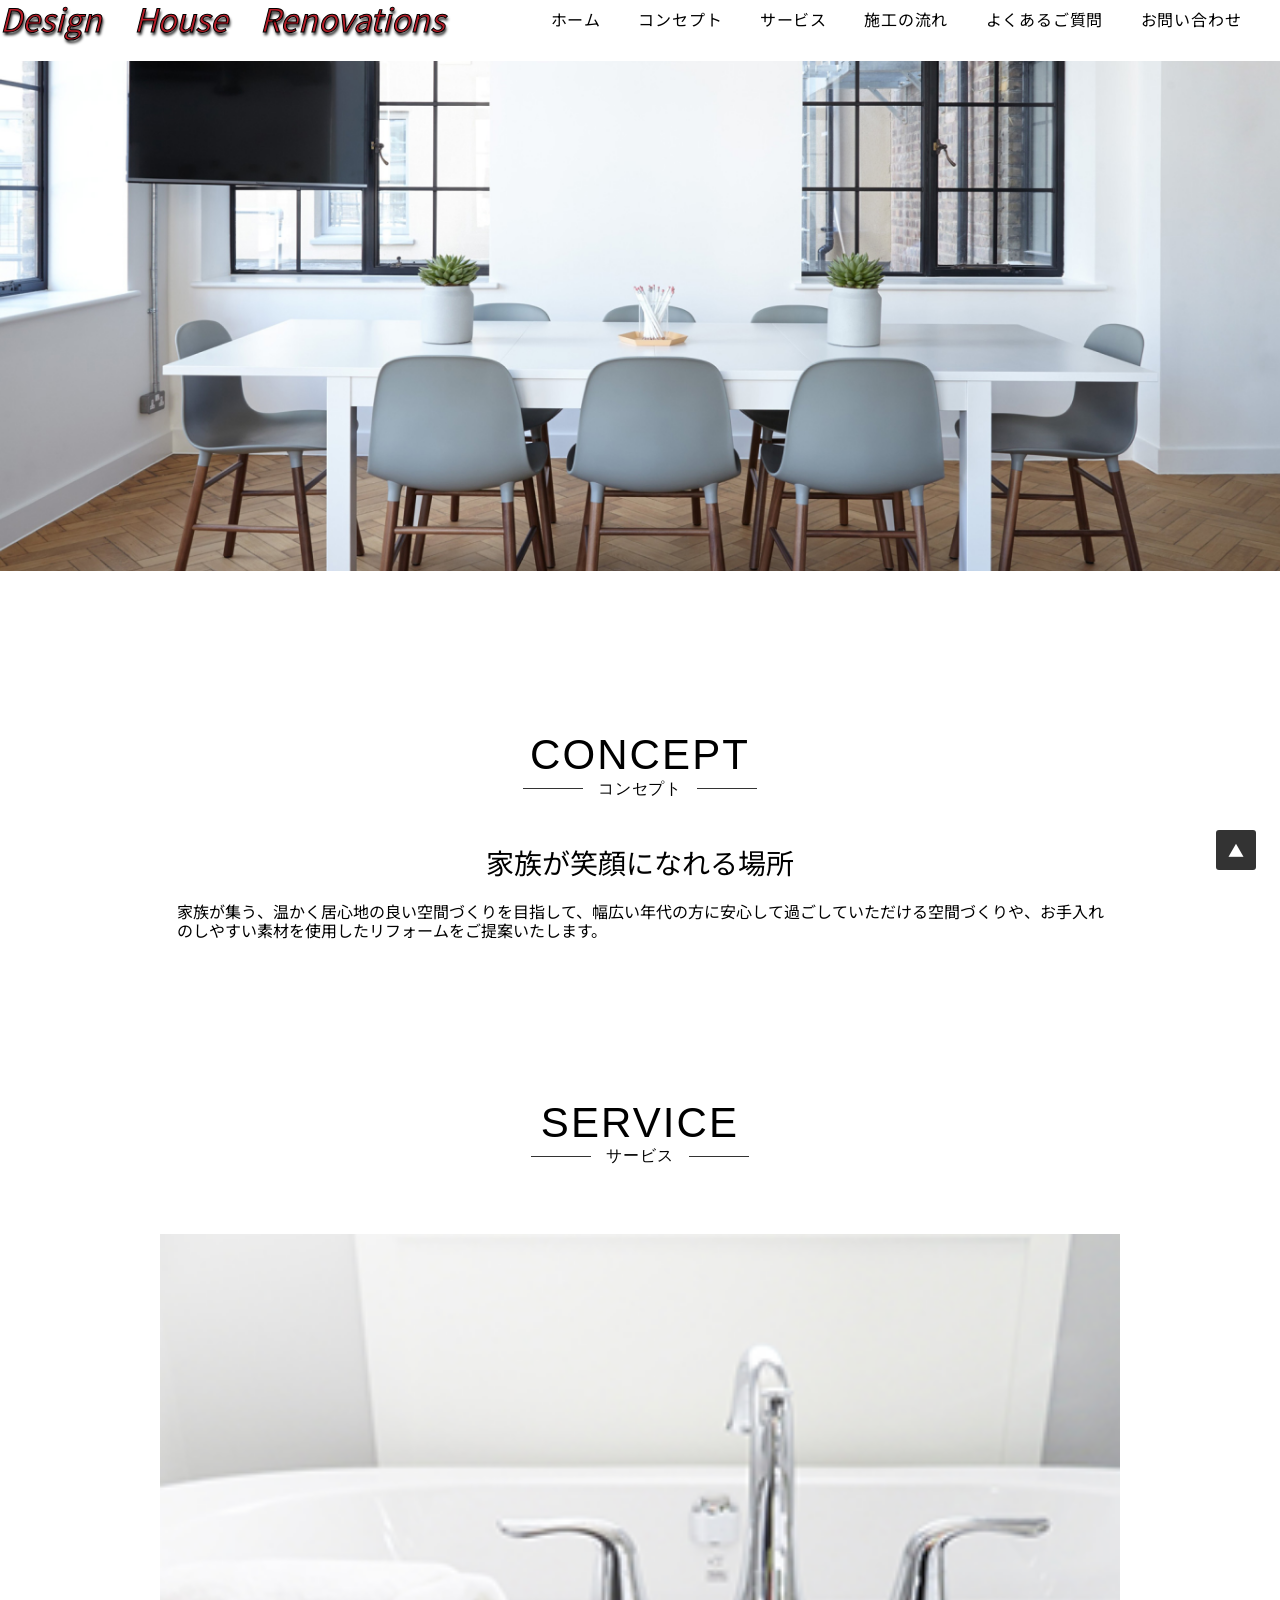
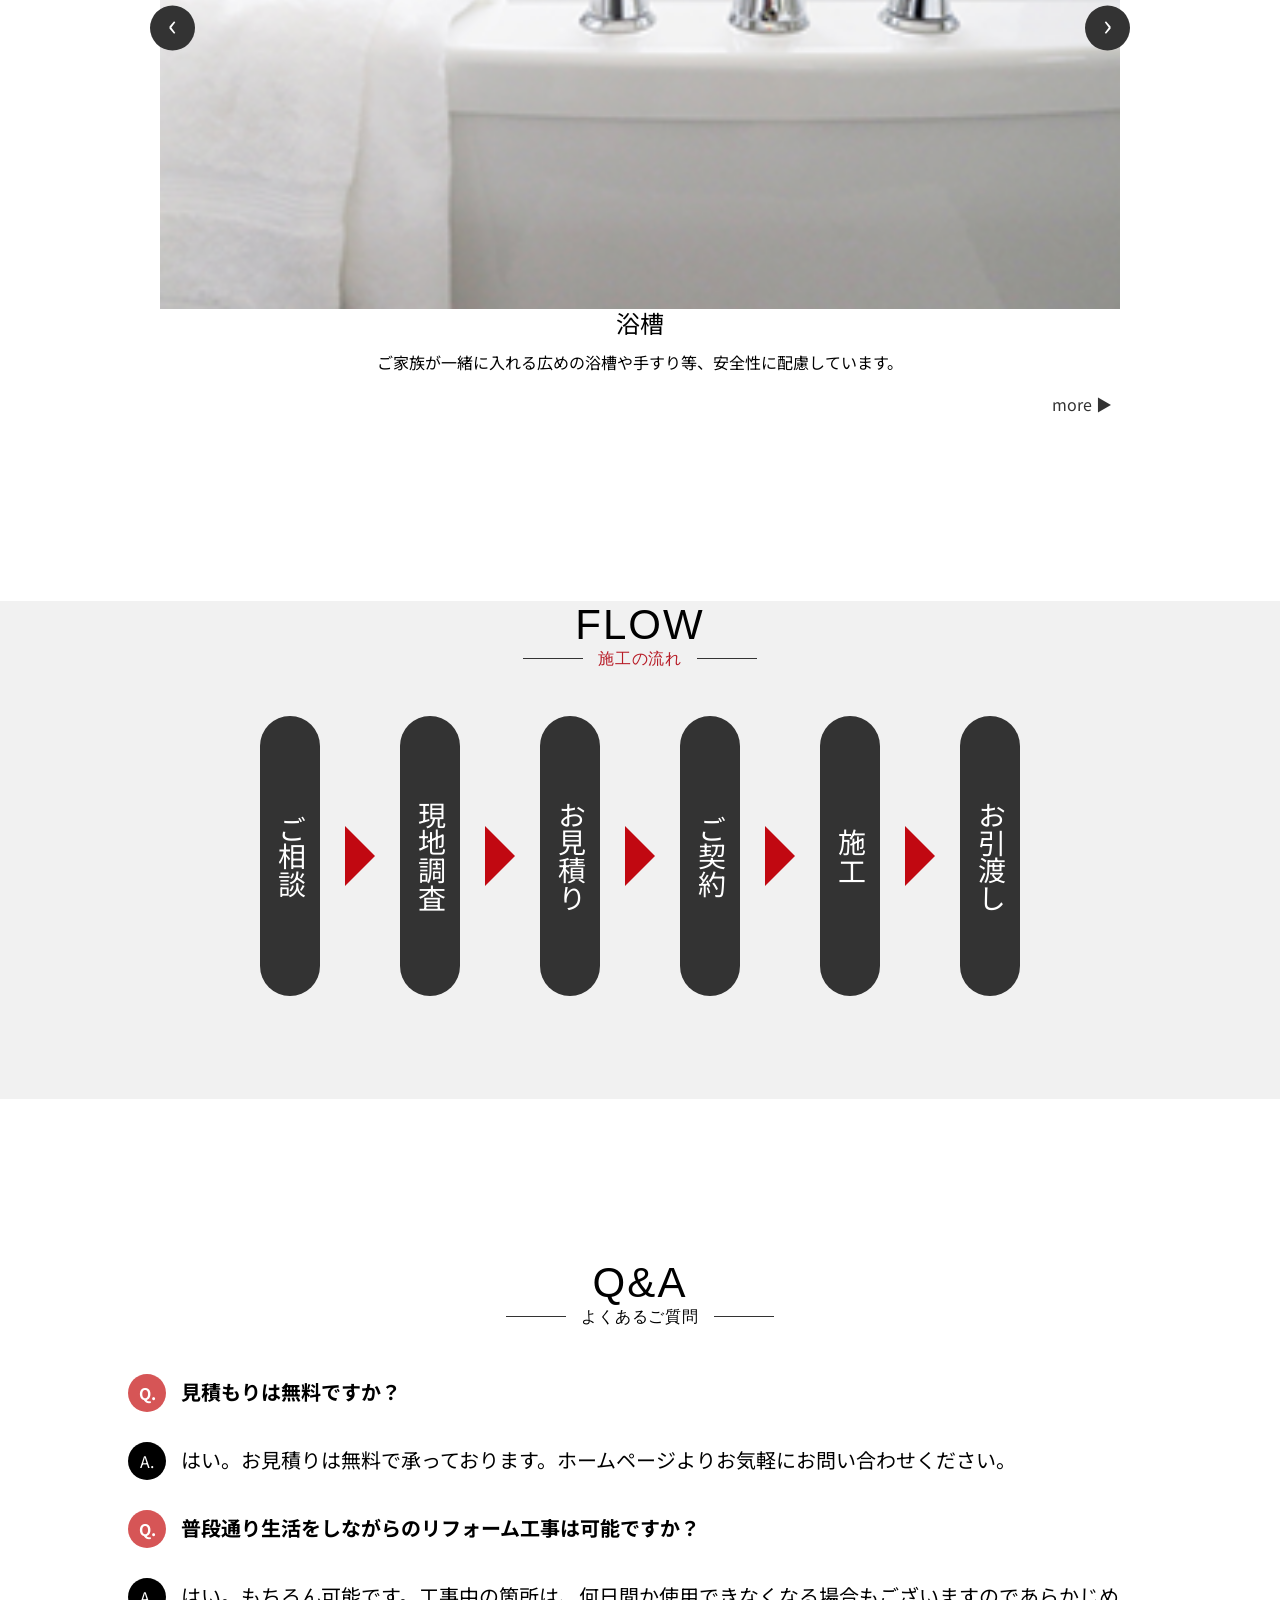
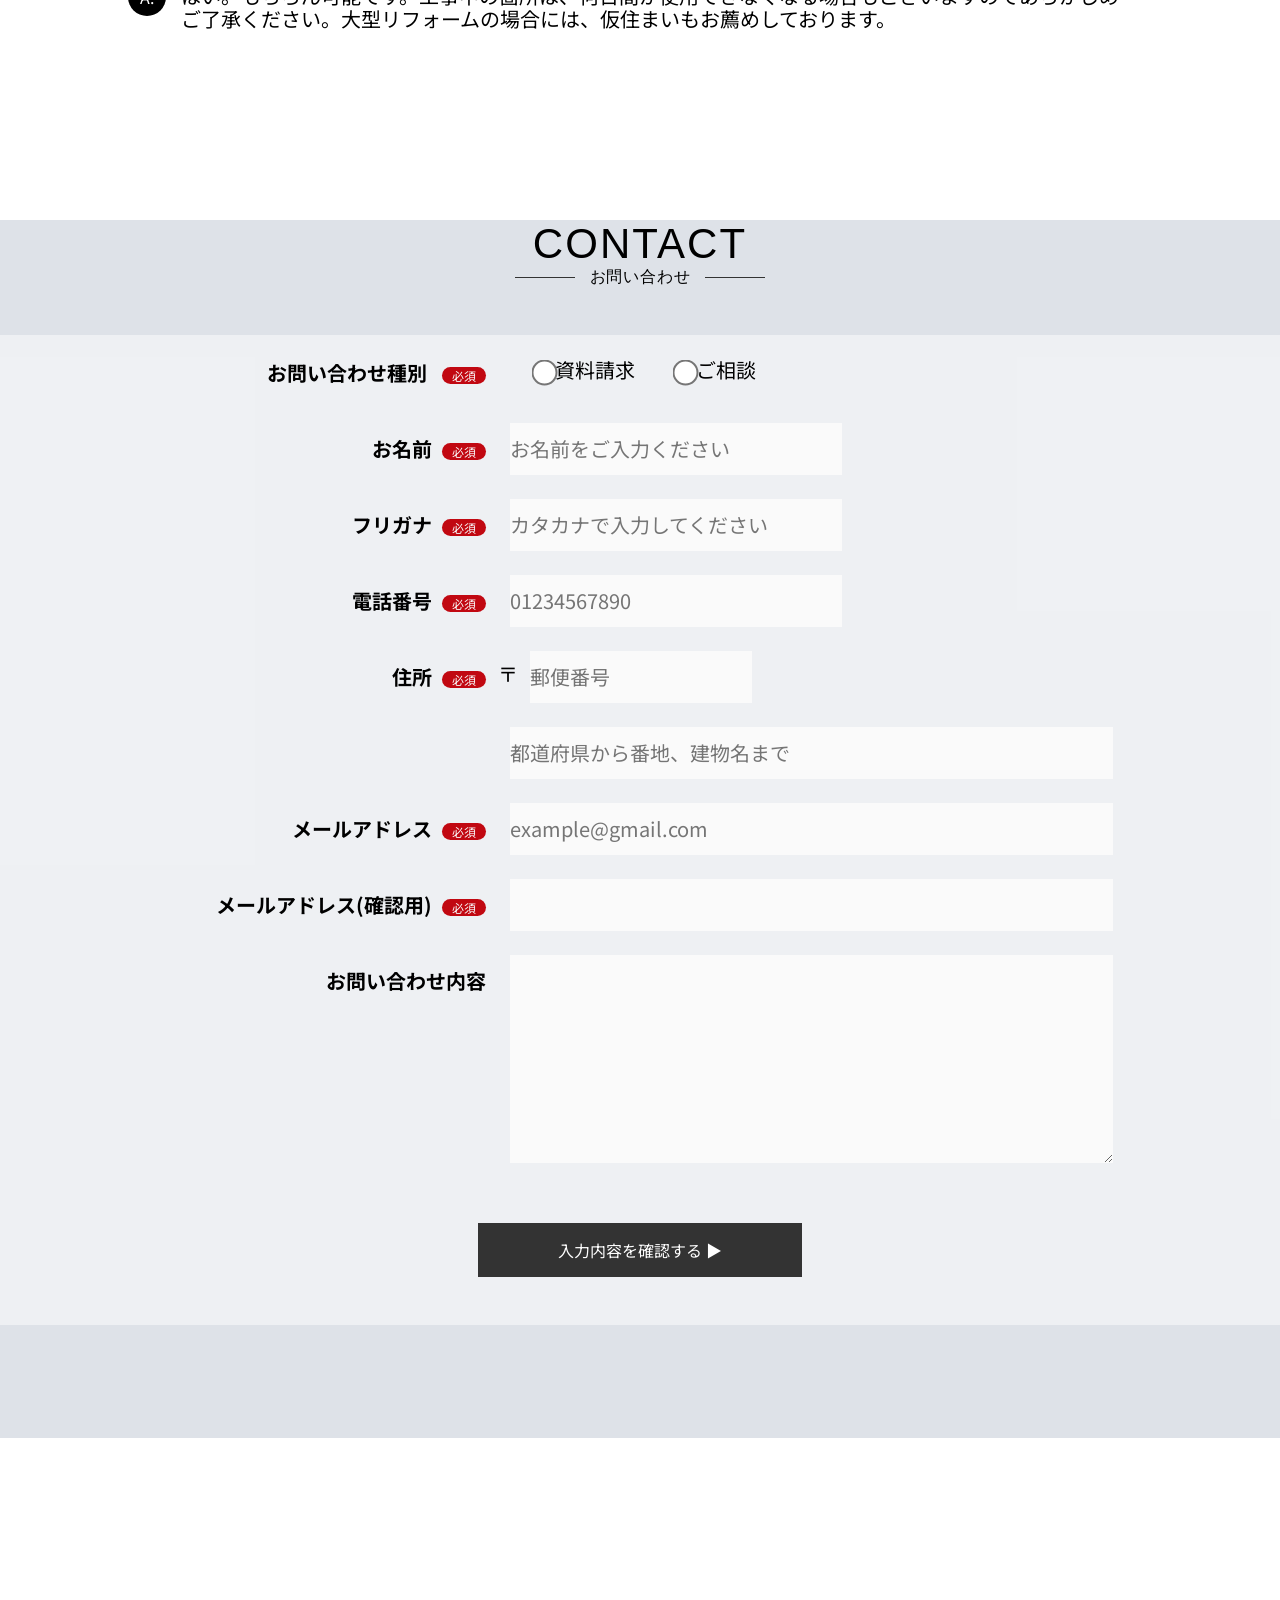
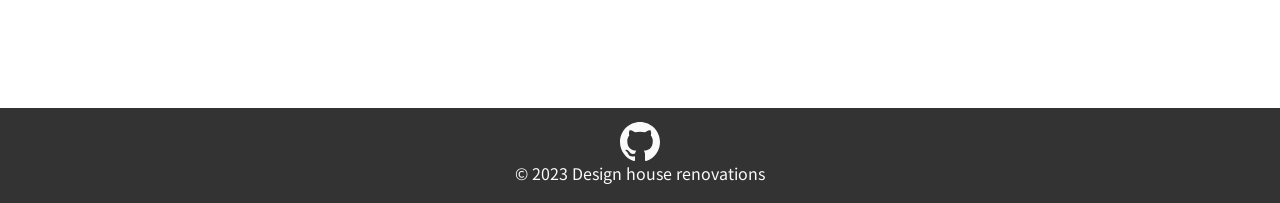
<file: Portfolio/root directory/html.html>
<!DOCTYPE html>
<html lang="ja">
  <head>
    <meta charset="UTF-8">
    <meta name="viewport" content="width=device-width,initial-scale=1">
    <link rel="stylesheet" href="styles/reset.css">
    <link rel="preconnect" href="https://fonts.googleapis.com">
    <link rel="preconnect" href="https://fonts.gstatic.com" crossorigin>
    <link href="https://fonts.googleapis.com/css2?family=Noto+Sans+JP:wght@100..900&family=Noto+Serif+JP:wght@200..900&display=swap" rel="stylesheet">
    <link rel="stylesheet" href="styles/style.css">
  </head>
  <body>
    <header>
     <div id="header_top"  class="header_font">
        <h1 class="noto_serif">Design　House　Renovations</h1>
        <div class="menu-wrapper">
          <input type="checkbox" id="menu-toggle" hidden>
          
          <label class="menu-icon" for="menu-toggle">
            <span></span>
            <span></span>
            <span></span>
          </label>
            <nav class="menu">
                <ul>
                    <li><a href="../port.php">ホーム</a></li>
                    <li><a href="#sec_concept">コンセプト</a></li>
                    <li><a href="#s-conts">サービス</a></li>
                    <li><a href="#sec_flow">施工の流れ</a></li>
                    <li><a href="#sec_qanda">よくあるご質問</a></li>
                    <li><a href="#sec_contact">お問い合わせ</a></li>
                </ul>
            </nav>
        </div>
    </header>
    <main>
      <section>
        <div id="img-box">
          <img src="images/kagu.png" class="living" alt=" 広いリビング">
        </div>
      </section>
        <section id="sec_concept">
          <nav>
            <h1>concept</h1>
            <h2 class="heading-line">コンセプト</h2> 
            <h3>家族が笑顔になれる場所</h3>
            <div class="concept_">
              <p class="concept_text">家族が集う、温かく居心地の良い空間づくりを目指して、幅広い年代の方に安心して過ごしていただける空間づくりや、お手入れ<br>のしやすい素材を使用したリフォームをご提案いたします。</p>
            </div>
          </nav>
      </section>

       <section id="s-conts">
        <nav>
          <h1>service</h1>
          <h2 class="heading-line">サービス</h2>
         <div class="carousel">

    <button class="carousel-prev" type="button">‹</button>

    <div class="carousel-window">
        <div class="layout-block">

            <div class="box-conts">
                <p><img src="images/list-1-img.png" alt="洗面台"></p>
                <p class="box-title">浴槽</p>
                <div class="box_textblock">
                    <p class="box-text">
                        ご家族が一緒に入れる広めの浴槽や手すり等、安全性に配慮しています。
                    </p>
                </div>
                <a class="box-btn" href="#">more ▶</a>
            </div>

            <div class="box-conts">
                <p><img src="images/list-2-img.png" alt="ソファ付きリビング"></p>
                <p class="box-title">リビング</p>
                <div class="box_textblock">
                    <p class="box-text">
                        照明や家具の配置等、くつろぎやすい空間づくりを大切にしています。
                    </p>
                </div>
                <a class="box-btn" href="#">more ▶</a>
            </div>

            <div class="box-conts">
                <p><img src="images/list-3-img.png" alt="キッチン"></p>
                <p class="box-title">キッチン</p>
                <div class="box_textblock">
                    <p class="box-text">
                        機能性だけでなく、デザイン性にもこだわっております。
                    </p>
                </div>
                <a class="box-btn" href="#">more ▶</a>
            </div>

        </div>
    </div>

    <button class="carousel-next" type="button">›</button>

  </div>
        </nav>
      </section>
        <section id="sec_flow">
          <nav class="flow">
          <h1>flow</h1>
          <h2 class="heading-line">施工の流れ</h2>
          <div class="flow_line">
              <div class="flow_word">ご相談</div>
              <div class="arrows"></div>
              <div class="flow_word">現地調査</div>
               <div class="arrows"></div>
              <div class="flow_word">お見積り</div>
               <div class="arrows"></div>
              <div class="flow_word">ご契約</div>
               <div class="arrows"></div>
              <div class="flow_word">施工</div>
               <div class="arrows"></div>
              <div class="flow_word">お引渡し</div>
          </div>
          </nav>
        </section>
        <section id="sec_qanda">
          <nav>
            <h1>Q&A</h1>
            <h2 class="heading-line">よくあるご質問</h2>
            <table class="table_qanda">
              <tbody>
                <dl class="Qa-Box">
                  <div class="Qa">
                  <dt>
                  <p>見積もりは無料ですか？</p>
                  </dt>
                  <dd>
                  <p>はい。お見積りは無料で承っております。ホームページよりお気軽にお問い合わせください。</p>
                  </dd>
                  </div>
                  <div class="Qa">
                  <dt>
                  <p>普段通り生活をしながらのリフォーム工事は可能ですか？</p>
                  </dt>
                  <dd>
                  <p>はい。もちろん可能です。工事中の箇所は、何日間か使用できなくなる場合もございますのであらかじめご了承ください。大型リフォームの場合には、仮住まいもお薦めしております。</p>
                  </dd>
                  </div>
                </dl>
                </tbody>
            </table>
          </nav>
        </section>
        <section id="sec_contact">
          <nav class="nav_contact">
            <h1>CONTACT</h1>
            <h2 class="heading-line">お問い合わせ</h2>
              <form caction="" method="">
                  <table class="contact-table">
                    <thead>
                    <tr class="table-list">
                      <th> <label for="name">お問い合わせ種別 <span class="essential">必須</span></th>
                      <td class="radio_body_1"><input type="radio" name="attend"  class="radio_body" value="資料請求">資料請求
                          <input type="radio" name="attend"  class="radio_body" value="ご相談">ご相談</td>
                    </tr>
                    </thead>
                    <tbody>
                    <tr class="table-list">
                      <th>
                        <label for="name">お名前<span class="essential">必須</span></label>
                      </th>
                      <td><input type="text" name="user_name" id="name" class="contact-body_1" autocomplete="name" required placeholder="お名前をご入力ください" maxlength="20" required></td>
                    </tr>
                    <tr class="table-list">
                     <th>
                       <label for="kana">フリガナ<span class="essential">必須</span></label>
                    </th>
                      <td><input type="text" name="kana" id="kana" class="contact-body_1" pattern="[\u30A1-\u30FA\u30FC]+" autocomplete="section-fname name-freading" required placeholder="カタカナで入力してください" maxlength="20" title="カタカナで入力してください" required></td>
                    </tr>
                    <tr class="table-list">
                      <th>
                        <label for="tel">電話番号<span class="essential">必須</span></label>
                      </th>
                      <td><input type="tel" inputmode="numeric" name="tel"  class="contact-body_1" id="tel" maxlength="20" required placeholder="01234567890" pattern="^[\x00-\x7F]+$" title="数字とハイフンのみを入力してください" required></td>
                    </tr>
                    <tr class="table-list">
                      <th>
                        <label for="post code">住所<span class="essential">必須</span></label>
                      </th>
                      <td><span>〒</span><input type="post code"  class="post-body_1" id="post code" required placeholder="郵便番号" required></td>
                    </tr>
                    <tr>
                      <th class="space"></th>
                      <td><input type="adress"  class="post-body_2" id="address" required placeholder="都道府県から番地、建物名まで" required></td>
                    </tr>
                    <tr class="table-list">
                     <th>
                        <label for="e-mail">メールアドレス<span class="essential">必須</span></label>
                      </th>
                      <td><input type="e-mail" name="e-mail" class="mail-body" id="e-mail" placeholder="example@gmail.com"></td>
                    </tr>
                    <tr class="table-list">
                    <th>
                        <label for="e-mail For review">メールアドレス(確認用)<span class="essential">必須</span></label>
                    </th>
                    <td>
                      <input 
                        type="e-mail For review" 
                        name="e-mail For review" 
                        class="mail-body" 
                        id="e-mail For review">
                    </td>
                    </tr>
                    <tr class="table-list">
                    <th class="contact-item">お問い合わせ内容</th>
                    <td>
                      <textarea 
                        name="message" 
                        class="message-area"  
                        id="message"
                        placeholder="お問い合わせ内容">
                      </textarea>
                    </td>
                    </tr>
                    </tbody>
                </table>
                <p class="submitBtn"><input type="submit"value="入力内容を確認する ▶"></p>
              </form>
              </nav>
        </section>
    </main>
    <footer>
      <button class="triangle"><a href="#header_top">▲</a></button>
      <a href="https://github.com/ootaki081-alt/exercises1/tree/main/%E3%83%AB%E3%83%BC%E3%83%88%E3%83%87%E3%82%A3%E3%83%AC%E3%82%AF%E3%83%88%E3%83%AA">
        <svg xmlns="http://www.w3.org/2000/svg" width="40" height="40" fill="currentColor" class="bi bi-github" viewBox="0 0 16 16">
        <path d="M8 0C3.58 0 0 3.58 0 8c0 3.54 2.29 6.53 5.47 7.59.4.07.55-.17.55-.38 0-.19-.01-.82-.01-1.49-2.01.37-2.53-.49-2.69-.94-.09-.23-.48-.94-.82-1.13-.28-.15-.68-.52-.01-.53.63-.01 1.08.58 1.23.82.72 1.21 1.87.87 2.33.66.07-.52.28-.87.51-1.07-1.78-.2-3.64-.89-3.64-3.95 0-.87.31-1.59.82-2.15-.08-.2-.36-1.02.08-2.12 0 0 .67-.21 2.2.82.64-.18 1.32-.27 2-.27s1.36.09 2 .27c1.53-1.04 2.2-.82 2.2-.82.44 1.1.16 1.92.08 2.12.51.56.82 1.27.82 2.15 0 3.07-1.87 3.75-3.65 3.95.29.25.54.73.54 1.48 0 1.07-.01 1.93-.01 2.2 0 .21.15.46.55.38A8.01 8.01 0 0 0 16 8c0-4.42-3.58-8-8-8"/>
        </svg>
      </a>
      <p class="">© 2023 Design house renovations</p>
    </footer>
    <script>
          const layoutBlock = document.querySelector('.layout-block');
          const boxes = document.querySelectorAll('.box-conts');

          const prevButton = document.querySelector('.carousel-prev');
          const nextButton = document.querySelector('.carousel-next');

          let currentIndex = 0;

          function updateCarousel() {
              layoutBlock.style.transform =
                  `translateX(-${currentIndex * 100}%)`;
          }

          nextButton.addEventListener('click', () => {
              currentIndex++;

              if (currentIndex >= boxes.length) {
                  currentIndex = 0;
              }

              updateCarousel();
          });

          prevButton.addEventListener('click', () => {
              currentIndex--;

              if (currentIndex < 0) {
                  currentIndex = boxes.length - 1;
              }

              updateCarousel();
          });
    </script>
  </body>
</file>
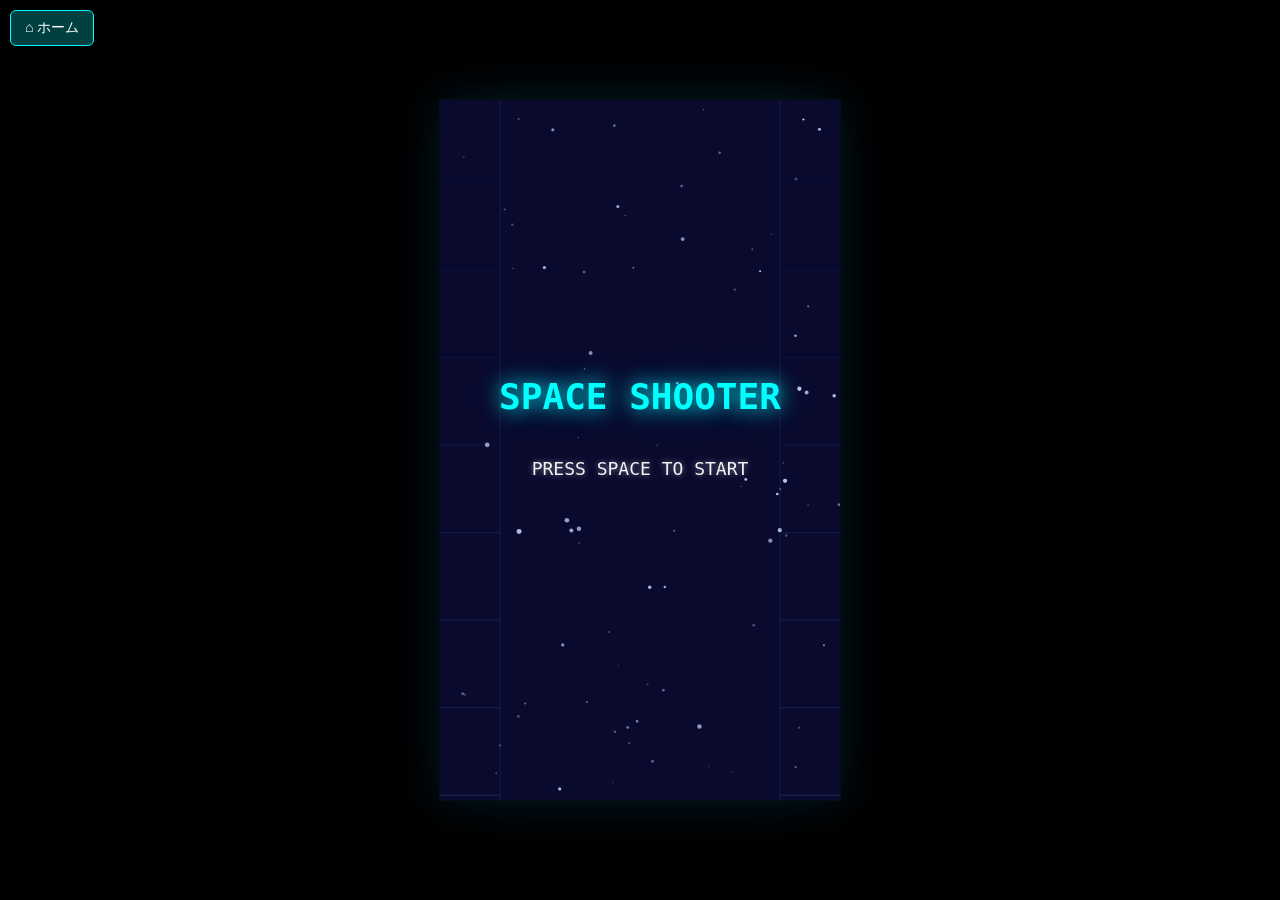
<file: Portfolio/shooting/shooting.html>
<!doctype html>
<html lang="ja">
  <head>
    <meta charset="UTF-8" />
    <meta name="viewport" content="width=device-width, initial-scale=1.0" />
    <title>シューティングゲーム</title>
    <link rel="stylesheet" href="style.css" />
  </head>

  <body>
    <div id="gameContainer">
      <canvas id="gameCanvas"></canvas>
      
          <!-- モバイル用コントロール -->
      <div id="mobileControls">
        <button data-key="w" class="mobile-btn up">W</button>

        <div class="middle-buttons">
          <button data-key="a" class="mobile-btn">A</button>
          <button data-key="s" class="mobile-btn">S</button>
          <button data-key="d" class="mobile-btn">D</button>
        </div>
      </div>
    </div>
    <button id="homeButton" type="button">⌂ ホーム</button>
  </body>
  <script src="script.js">

    const homeButton = document.getElementById("homeButton");

    homeButton.addEventListener("click", () => {
      window.location.href =
        "https://ss1.xrea.com/ootaki.s325.xrea.com/Portfolio/port.php";
    });
    
  </script>
</html>
</file>
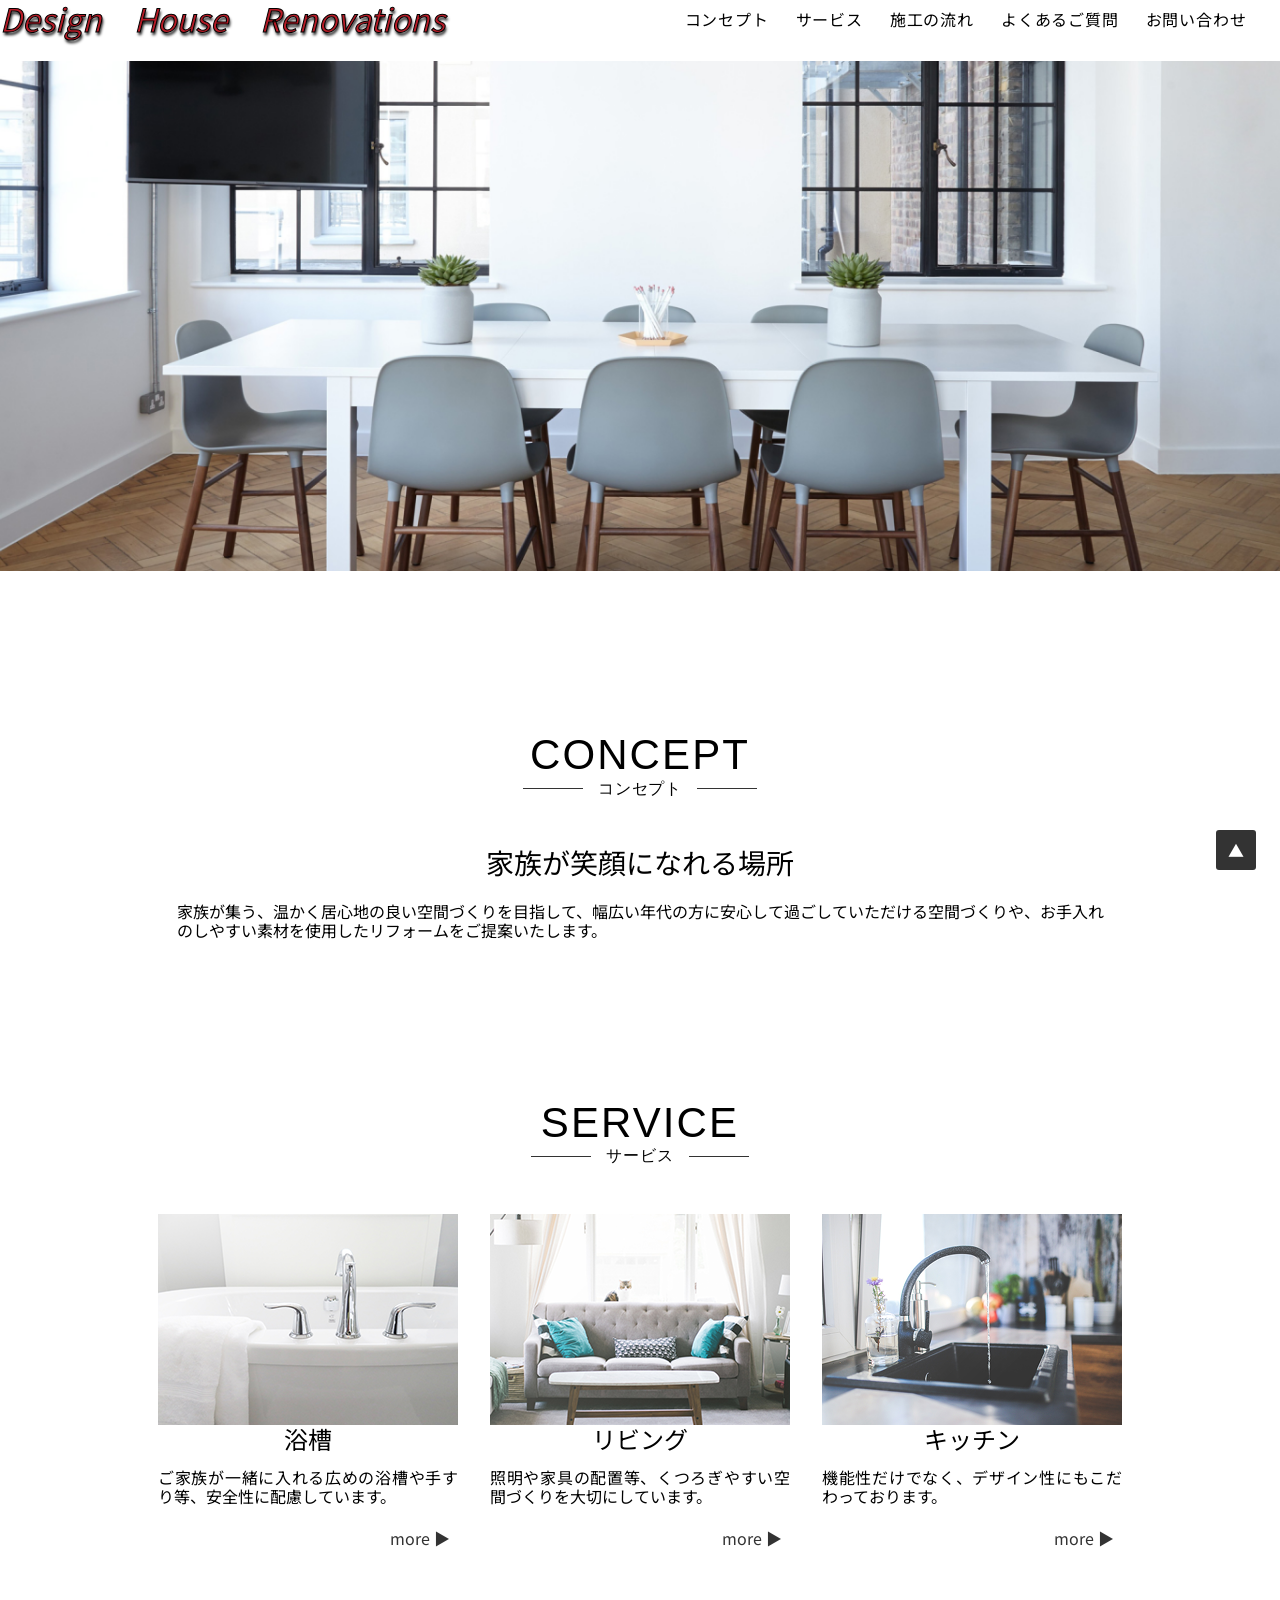
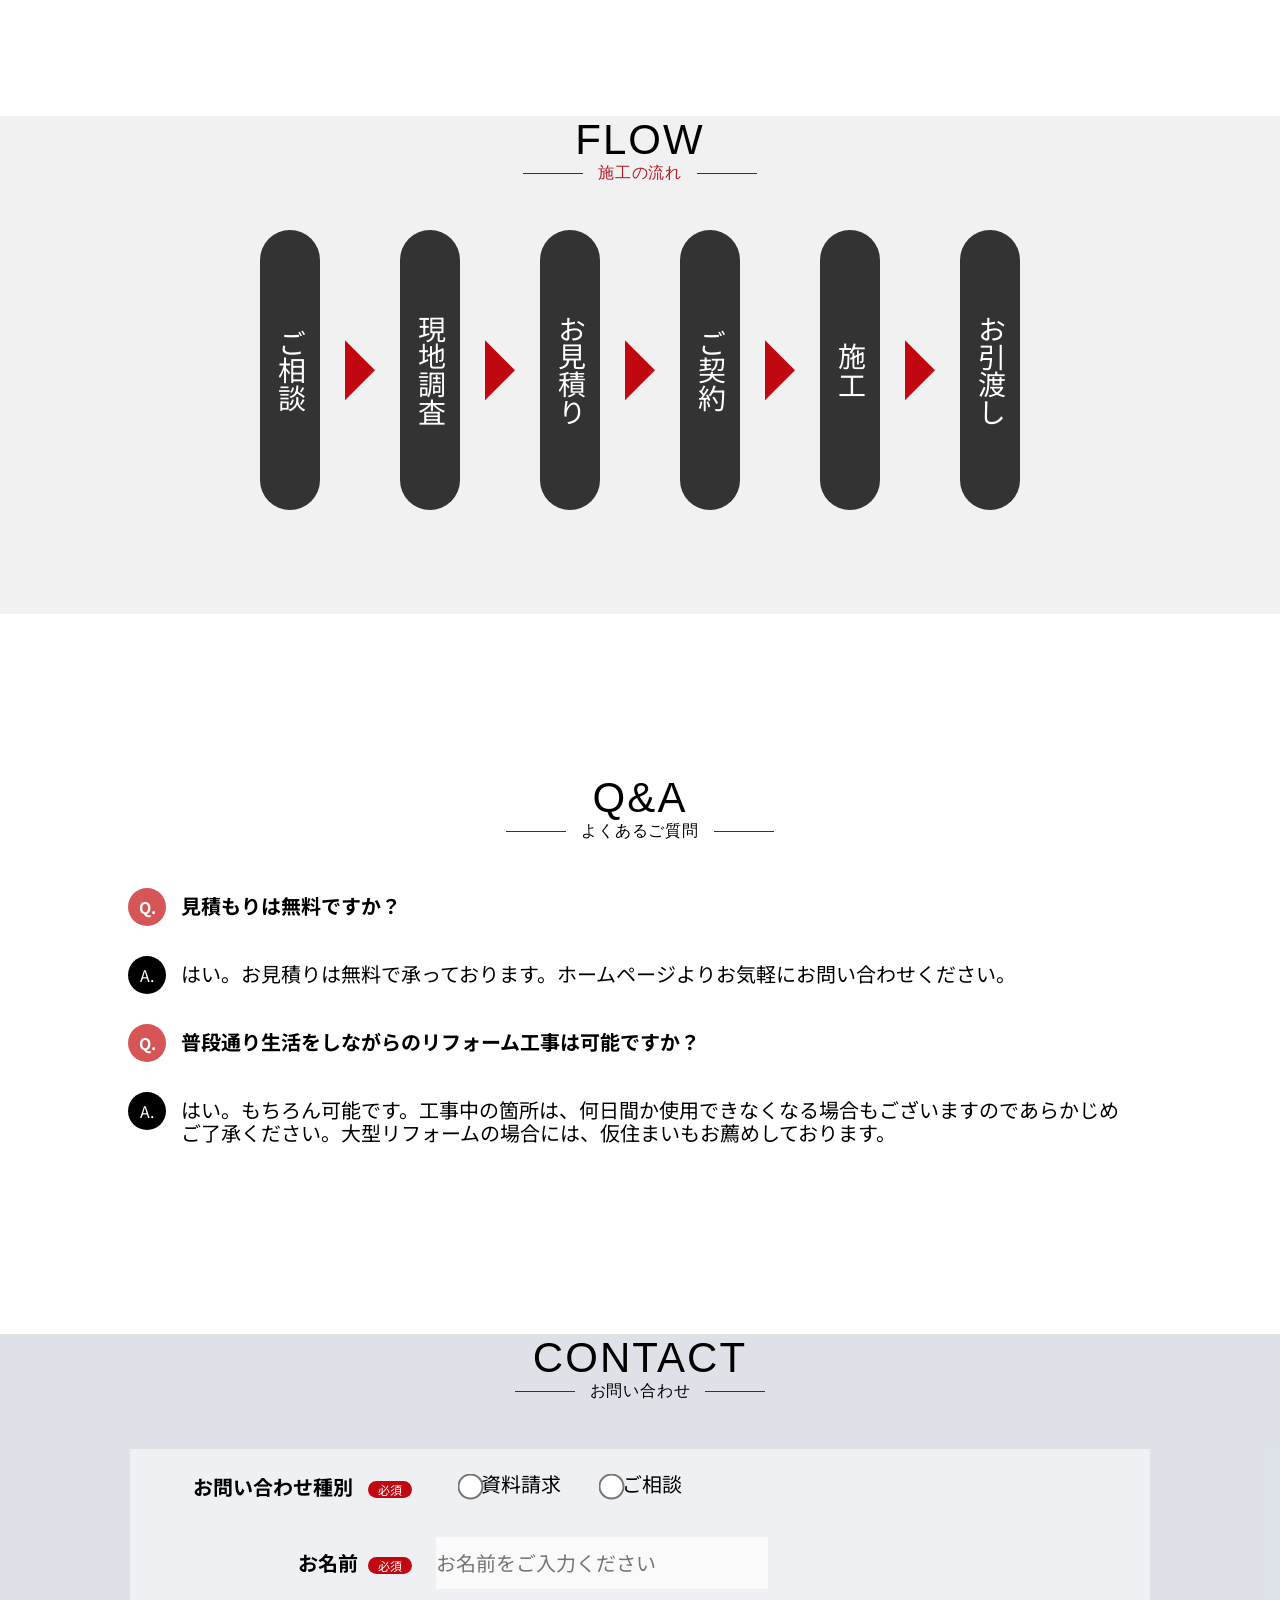
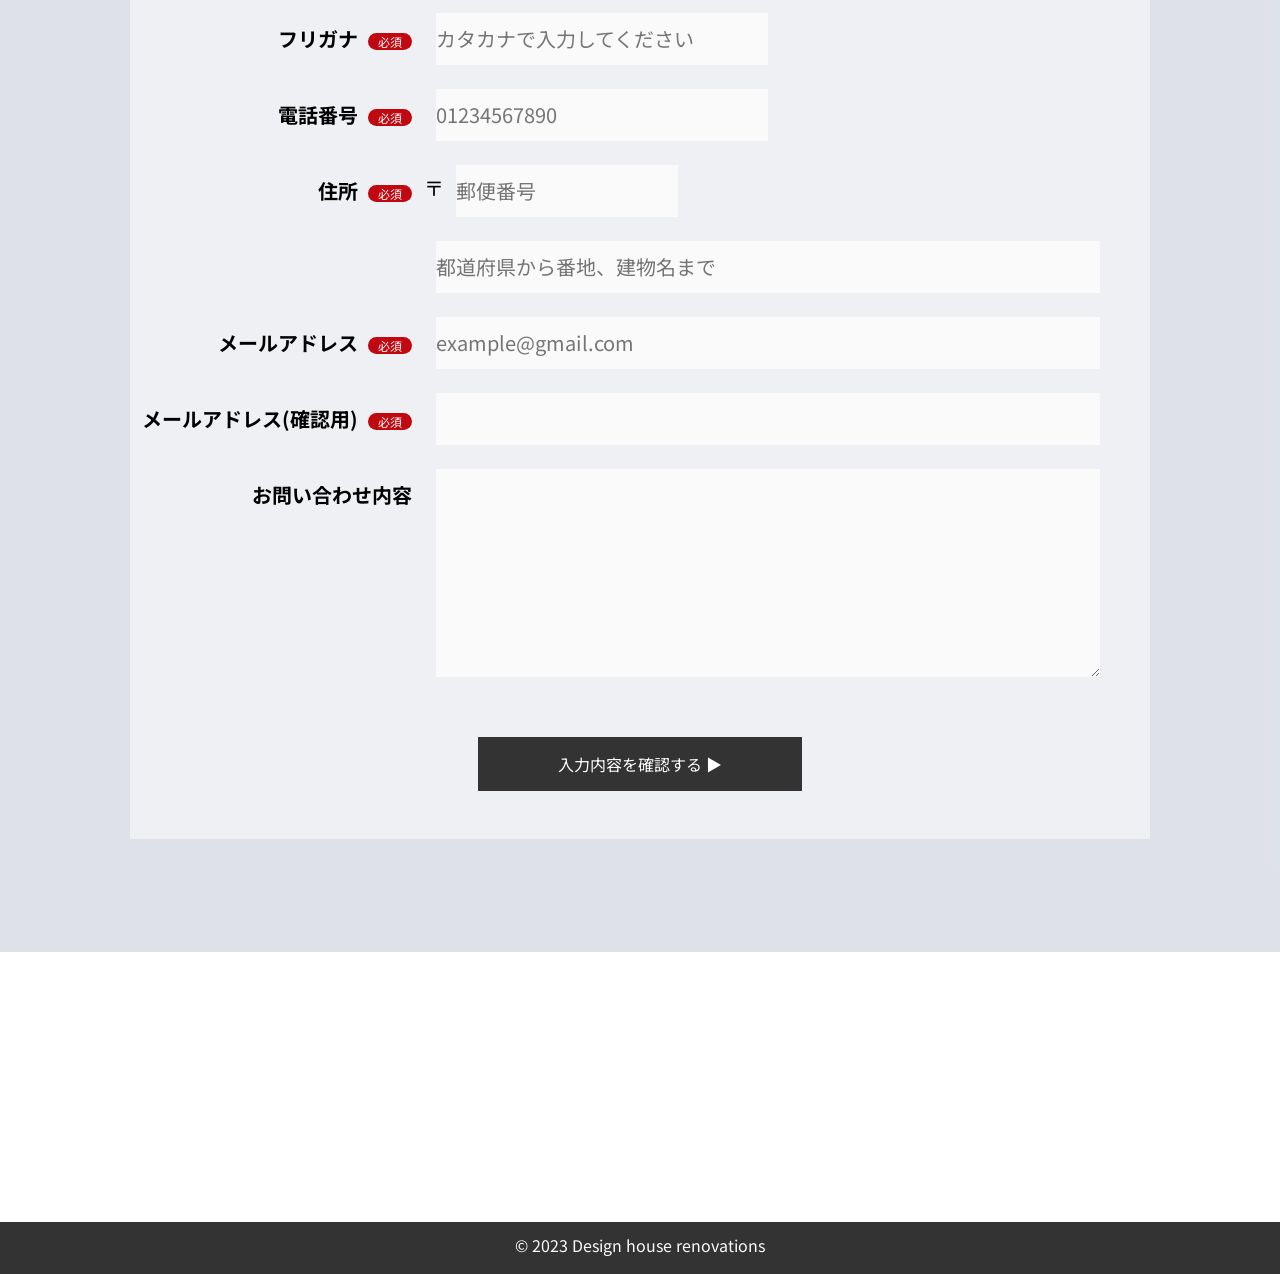
<file: Portfolio/ルートディレクトリ/html.html>
<!DOCTYPE html>
<html lang="ja">
  <head>
    <meta charset="UTF-8">
    <meta name="viewport" content="width=device-width,initial-scale=1">
    <link rel="stylesheet" href="styles/reset.css">
    <link rel="preconnect" href="https://fonts.googleapis.com">
    <link rel="preconnect" href="https://fonts.gstatic.com" crossorigin>
    <link href="https://fonts.googleapis.com/css2?family=Noto+Sans+JP:wght@100..900&family=Noto+Serif+JP:wght@200..900&display=swap" rel="stylesheet">
    <link rel="stylesheet" href="styles/style.css">
  </head>
  <body>
    <header>
     <div id="header_top"  class="header_font">
        <h1 class="noto_serif">Design　House　Renovations</h1>
        <div class="menu-wrapper">
  <input type="checkbox" id="menu-toggle" hidden>
  
  <label class="menu-icon" for="menu-toggle">
    <span></span>
    <span></span>
    <span></span>
  </label>
     <nav class="menu">
        <ul>
            <li><a href="#sec_concept">コンセプト</a></li>
            <li><a href="#s-conts">サービス</a></li>
            <li><a href="#sec_flow">施工の流れ</a></li>
            <li><a href="#sec_qanda">よくあるご質問</a></li>
            <li><a href="#sec_contact">お問い合わせ</a></li>
        </ul>
     </nav>
     </div>
    </header>
    <main>
      <section>
        <div id="img-box">
          <img src="images/kagu.png" class="living" alt=" 広いリビング">
        </div>
      </section>
        <section id="sec_concept">
          <nav>
            <h1>concept</h1>
            <h2 class="heading-line">コンセプト</h2> 
            <h3>家族が笑顔になれる場所</h3>
            <div class="concept_">
              <p class="concept_text">家族が集う、温かく居心地の良い空間づくりを目指して、幅広い年代の方に安心して過ごしていただける空間づくりや、お手入れ<br>のしやすい素材を使用したリフォームをご提案いたします。</p>
            </div>
          </nav>
      </section>

       <section id="s-conts">
        <nav>
          <h1>service</h1>
          <h2 class="heading-line">サービス</h2>
          <div class="layout-block">
          <div class="box-conts">
          <p><img src="images/list-1-img.png" alt="洗面台"></p>
          <p class="box-title">浴槽</p>
          <div class="box_textblock">
          <p class="box-text">ご家族が一緒に入れる広めの浴槽や手すり等、安全性に配慮しています。</p>
          </div>
          <a class="box-btn" href="#">more  ▶</a>
          </div>

          <div class="box-conts">
          <p><img src="images/list-2-img.png" alt="ソファ付きリビング"></p>
          <p class="box-title">リビング</p>
          <div class="box_textblock">
          <p class="box-text">照明や家具の配置等、くつろぎやすい空間づくりを大切にしています。</p>
          </div>
          <a class="box-btn" href="#">more  ▶</a>
          </div>

          <div id="box-conts">
          <p><img src="images/list-3-img.png" alt="キッチン"></p>
          <p class="box-title">キッチン</p>
          <div class="box_textblock">
          <p class="box-text">機能性だけでなく、デザイン性にもこだわっております。</p>
          </div>
          <a class="box-btn" href="#">more  ▶</a>
          </div>
          </div>
        </nav>
      </section>
        <section id="sec_flow">
          <nav class="flow">
          <h1>flow</h1>
          <h2 class="heading-line">施工の流れ</h2>
          <div class="flow_line">
              <div class="flow_word">ご相談</div>
              <div class="arrows"></div>
              <div class="flow_word">現地調査</div>
               <div class="arrows"></div>
              <div class="flow_word">お見積り</div>
               <div class="arrows"></div>
              <div class="flow_word">ご契約</div>
               <div class="arrows"></div>
              <div class="flow_word">施工</div>
               <div class="arrows"></div>
              <div class="flow_word">お引渡し</div>
          </div>
          </nav>
        </section>
        <section id="sec_qanda">
          <nav>
            <h1>Q&A</h1>
            <h2 class="heading-line">よくあるご質問</h2>
            <table class="table_qanda">
              <tbody>
                <dl class="Qa-Box">
                  <div class="Qa">
                  <dt>
                  <p>見積もりは無料ですか？</p>
                  </dt>
                  <dd>
                  <p>はい。お見積りは無料で承っております。ホームページよりお気軽にお問い合わせください。</p>
                  </dd>
                  </div>
                  <div class="Qa">
                  <dt>
                  <p>普段通り生活をしながらのリフォーム工事は可能ですか？</p>
                  </dt>
                  <dd>
                  <p>はい。もちろん可能です。工事中の箇所は、何日間か使用できなくなる場合もございますのであらかじめご了承ください。大型リフォームの場合には、仮住まいもお薦めしております。</p>
                  </dd>
                  </div>
                </dl>
                </tbody>
            </table>
          </nav>
        </section>
        <section id="sec_contact">
          <nav class="nav_contact">
            <h1>CONTACT</h1>
            <h2 class="heading-line">お問い合わせ</h2>
              <form caction="" method="">
                  <table class="contact-table">
                    <thead>
                    <tr class="table-list">
                      <th> <label for="name">お問い合わせ種別 <span class="essential">必須</span></th>
                      <td class="radio_body_1"><input type="radio" name="attend"  class="radio_body" value="資料請求">資料請求
                          <input type="radio" name="attend"  class="radio_body" value="ご相談">ご相談</td>
                    </tr>
                    </thead>
                    <tbody>
                    <tr class="table-list">
                      <th>
                        <label for="name">お名前<span class="essential">必須</span></label>
                      </th>
                      <td><input type="text" name="user_name" class="contact-body_1" autocomplete="name" required placeholder="お名前をご入力ください" maxlength="20" required></td>
                    </tr>
                    <tr class="table-list">
                     <th>
                       <label for="name">フリガナ<span class="essential">必須</span></label>
                    </th>
                      <td><input type="text" name="kana" class="contact-body_1" pattern="[\u30A1-\u30FA\u30FC]+" autocomplete="section-fname name-freading" required placeholder="カタカナで入力してください" maxlength="20" title="カタカナで入力してください" required></td>
                    </tr>
                    <tr class="table-list">
                      <th>
                        <label for="name">電話番号<span class="essential">必須</span></label>
                      </th>
                      <td><input type="tel" inputmode="numeric" name="tel"  class="contact-body_1" id="tel" maxlength="20" required placeholder="01234567890" pattern="^[\x00-\x7F]+$" title="数字とハイフンのみを入力してください" required></td>
                    </tr>
                    <tr class="table-list">
                      <th>
                        <label for="name">住所<span class="essential">必須</span></label>
                      </th>
                      <td><span>〒</span><input type="text"  class="post-body_1" required placeholder="郵便番号" required></td>
                    </tr>
                    <tr>
                      <th class="space"></th>
                      <td><input type="text"  class="post-body_2" required placeholder="都道府県から番地、建物名まで" required</td>
                    </tr>
                    <tr class="table-list">
                     <th>
                        <label for="name">メールアドレス<span class="essential">必須</span></label>
                      </th>
                      <td><input type="email" name="user_name" class="mail-body" placeholder="example@gmail.com"></td>
                    </tr>
                    <tr class="table-list">
                    <th>
                        <label for="name">メールアドレス(確認用)<span class="essential">必須</span></label>
                    </th>
                    <td><input type="email" name="user_name" class="mail-body"></td>
                    </tr>
                    <tr class="table-list">
                    <th class="contact-item">お問い合わせ内容</th>
                    <td><textarea name="message" class="message-area"></textarea></td>
                    </tr>
                    </tbody>
                </table>
                <p class="submitBtn"><input type="submit"value="入力内容を確認する ▶"></p>
              </form>
              </nav>
        </section>
    </main>
    <footer>
      <button class="triangle"><a href="#header_top">▲</a></button>
      <p class="">© 2023 Design house renovations</p>
    </footer>
    </body>
</file>
<file: Portfolio/taipei/styles/style.css>
@charset "utf-8";
body {
  margin: 0;
  padding: 0;
}

main {
  width: 100%;
  max-width: 1200px;
  margin: 0 auto;
  padding: 0 20px;
  box-sizing: border-box;
}

section {
  width: 100%;
} 
/* header 画像 */
header {
  aspect-ratio: 1920 / 768;
  background: url(../images/pc-hero.jpg) no-repeat center/cover;
  background-size: cover;
  background-position: center;
  position: relative;
}

/* header 画像の上に乗る要素 */
.header-box {
  display: flex;
  width: 100%;
  max-width: 1200px;
  height: 75%;
  position: absolute;
}
.logo-oya {
  display: inline;
  width: 0;
  position: absolute;
  z-index: 1;
}
.logo-768 {
  display: none;
  padding: 5%;
}
.main-rog {
  width: 25%;
  max-width: 300px;
  height: 70%;
  max-height: 539px;
  display: block;
  margin: 0 10% 0 20%;
}
.sns-icon {
  align-self: flex-end;
  max-width: 38px;
  max-height: 176px;
  display: flex;
  flex-direction: column;
  align-items: center;
  gap: 40px;
  margin-left: 10%;
}
.title-sentence {
  align-self: flex-end;
  width: 40%;
  max-width: 468px;
  height: 12%;
  max-height: 96px;
  transform: translateX(70%);
  color: #ffffff;
  font-size: 20px;
  position: absolute;
  top: 80%;
  right: 30%;
}
/* heder下のナビ */
.pan {
  width: 100%;
  height: 60px;
  margin: 20px 20px 50px 20px;
}
/* Attraction 観光名所 文字と画像 親要素*/
.headline-left {
  max-width: 40%;
  aspect-ratio: 530 / 96;
  position: relative;
  margin: 20px;
  bottom: 80px;
}
.headline-right {
  display: flex;
  justify-content: flex-end;
  align-items: flex-end;
  aspect-ratio: 530 / 96;
  position: relative;
  width: 100%;
  height: 100px;
  margin-bottom: 80px;
}
.headline-info {
  width: 40%;

}
.left-img {
  width: 100%;
}
.headline-right img {
  width: 100%;
}
/* Attraction 観光名所 子要素 文字場所指定 */
.headline-left-text {
  position: absolute;
  top: 30%;
  left: 18%;
  width: 100%;
}
.headline-right-text {
  position: absolute;
  top: 37%;
  right: 7%;
}
/* Attraction 観光名所 英語 */
.en {
  font-size: 48px;
}
/* Attraction 観光名所 日本語 */
.ja {
  font-size: 24px;
}
/* 九份 */
.title {
  font-size: 36px;
  font-weight: bold;
  padding: 0 0 20px 50px;
}
.Attraction-content {
    display: flex;
    flex-direction: column;
    gap: 40px;
}

.Attraction-row {
    display: flex;
    justify-content: space-between;
    align-items: stretch;
    gap: 50px;
}

.Attraction-main,
.Attraction-row-text,
.Attraction-sub,
.recommend {
    flex: 1;
}
.Attraction-img1 {
    width: 100%;
    height: 100%;
    object-fit: cover;
}

.Attraction-row-text p {
    flex: 1;
    margin: 0;
    padding: 20px 40px;
    line-height: 1.8;
    background: rgba(108, 186, 216, 0.2);
}
.Attraction-sub {
    display: flex;
    gap: 20px;
}

.Attraction-img2,
.Attraction-img3 {
    width: calc(50% - 10px);
    display: block;
}
.img-sub2,
.img-sub3 {
  width: 100%;
  height: 100%;
}
.recommend {
    height: 160px;
    background: rgba(108, 186, 216, 0.2);
    display: flex;
     flex-direction: column;  
    justify-content: center; 
    text-align: center;
}
.recommend h1 {
  padding-bottom: 40px;
}
.line {
    width: 30%;
    height: 1px;
    background-color: #000;
    margin: 80px auto;
}
.market {
    display: flex;
    flex-direction: column;
    gap: 40px;
}

.market-row {
    display: flex;
    gap: 50px;
    align-items: flex-start;
}

.market-text,
.market-img1,
.button-grid,
.market-img2 {
    flex: 1;
}
.market-text {
  display: flex;
  flex-direction: column;   /* h1とh2を縦並び */
  justify-content: center;  /* 上下中央 */
  align-items: center;      /* 左右中央 */
  line-height: 2;
  font-size: 20px;
  margin-bottom: 120px;
  height: 264px;
  border-top: 2px solid #333;
  border-bottom: 2px solid #333;
}
.market-img1 img,
.market-img2 img {
    width: 100%;
    display: block;
}
.button-grid {
 display: grid;
    grid-template-columns: repeat(2, 1fr); /* 2列 */
    gap: 20px;
    width: 460px;
    margin: 0 auto;
}
.button-box {
   position: relative;
}
.button-box > button {
    width: 100%;
    padding: 0;
    border: none;
    background: none;
    cursor: pointer;
}
.button-box img {
  width: 100%;
  height: 100%;
  display: block;
}
.button-box span {
   position: absolute;
    top: 50%;
    left: 50%;
    transform: translate(-50%, -50%);
    margin: 0;
    font-size: 18px;
    font-weight: bold;
    pointer-events: none;
    width: 150px;
    text-align: center;
}
.market-img1 {
  height: 264px;
  margin-bottom: 120px;
}

.market-img1 img {
  width: 100%;
  max-width: 100%;
  height: auto;
}
.market-img2 img {
  width: 100%;
  max-width: 100%;
}
.access {
  font-size: 24px;
  margin-left: 92px;
}
.line-left {
  width: 33%;
  height: 1px;
  background-color: #000;
  margin: 40px 0 80px 92px;
}
.access-text {
  position: absolute;
  top: 30%;
  left: 28%;
}
.access-img {
  width: 95%;
  height: 336px;
  display: block;
  margin: 0 auto;
  margin-bottom: 80px;
  text-align: center;
}
.access-img img {
  width: 100%;
  max-width: 1160px;
  max-height: 100%;
  margin: 0 auto;
}
.access-info {
    width: 100%;
    max-width: 100%;
    height: 832px;
    margin: 0 auto;
    display: flex;
    flex-wrap: wrap;      /* 2段に折り返す */
    justify-content: space-between;
    gap: 40px 30px;       /* 縦40px・横30px */
    margin-bottom: 40px;
}

.access-item {
    width: 45%;
    height: 45%;
}
.access-item span {
    font-weight: bold;
}
.access-item h1 {
  font-size: 24px;
  padding: 5%;
  line-height: 1.5;
  text-align: center;
}
.access-item h2 {
  font-size: 24px;
  line-height: 1.5;
}
.card {
  width: 20%;
  aspect-ratio: 246/155;
  margin-left: 65%;
  margin-bottom: 80px;
}
.card img {
  max-width: 100%;
  max-height: 100%;
}
footer{
    background:#1583bd;
    background-size: cover;
    color:#fff;
    width: 100%;
}

/* --------------------
PC（デスクトップ表示）
-------------------- */

.footerInner{
    width:1200px;                     /* PC時の最大幅 */
    max-width:calc(100% - 64px);      /* 画面幅に応じて縮む */
    margin:0 auto;                    /* 中央寄せ */
    padding:32px 0 0;                 /* 上に余白 */
}

.footerFlag{
    text-align:center;                /* 国旗を中央に配置 */
    margin-bottom:48px;               /* 下に余白 */
}

.footerFlag img{
    width:100px;                      /* 国旗サイズ */
}

.footerContents{
    display:grid;                     /* PC時は3カラムレイアウト */
    grid-template-columns:400px 1fr 400px; /* 左：ナビ / 中央：ロゴ / 右：SNS */
    align-items:start;                /* 左ナビを上に揃える */
}

/* 左ナビ（PC時は左カラム） */
.footerNav{
    width:400px;
}

.footerNav ul{
    list-style:none;
    margin:0;
    padding:0;
}

.footerNav li{
    border-bottom:2px solid rgba(255,255,255,.5); /* 下線 */
    margin-bottom:16px;
    padding-bottom:8px;
}

.footerNav a{
    display:block;
    color:#fff;
    text-decoration:none;
    font-size:22px;
    font-weight:500;
}

/* ロゴ＋SNS（PC時は中央〜右の下部に配置） */
.footerBottom{
    grid-column:2 / 4;                /* 中央〜右カラムをまとめて扱う */
    display:flex;                     /* ロゴとSNSを横並び */
    justify-content:space-between;    /* 左：ロゴ / 右：SNS */
    align-items:center;

    padding:0 40px;                   /* 左右に余白 */
    margin-top:200px;                 /* ← ロゴ＋SNSを下部に移動（画像と同じ位置） */
}

/* ロゴ（中央カラム） */
.footerLogo{
    display:flex;
    justify-content:center;
    align-items:center;
}

.footerLogo img{
    width:100%;                      /* PC版ロゴサイズ */
    display:block;
}

/* SNS（右カラム） */
.sns{
    display:flex;
    align-items:center;
    gap:24px;                         /* アイコン間の余白 */
}

.sns img{
    width:40px;                       /* PC版SNSアイコンサイズ */
    display:block;
}

/* コピーライト（フッター最下部） */
.copyright{
    margin-top:40px;                  /* 上に余白 */
    padding:18px 0;
    text-align:center;
    border-top:1px solid rgba(255,255,255,.3);
    font-size:12px;
}

/* --------------------
SP（スマホ表示）
-------------------- */
/*モーダル制作*/
/* モーダル全体のコンテナ */
.modal-container {
  position: fixed;
  top: 0;
  left: 0;
  width: 100%;
  height: 100%;
  z-index: 1000;
  opacity: 0;                     
  visibility: hidden;             
  transition: opacity 0.5s, visibility 0.5s;
}

/* 表示時のクラス */
.modal-container.is-active {
  opacity: 1;                   
  visibility: visible;
}

/* 背景（グレーの半透明） */
.modal-overlay {
  position: absolute;
  top: 0;
  left: 0;
  width: 100%;
  height: 100%;
}

/* ★カンプ通りの青いモーダル枠 */
.modal-content-blue {
  position: absolute;
  top: 50%;
  left: 50%;
  transform: translate(-50%, -50%);
  width: 100%;
  height: 75%;
  background-color: rgba(13, 130, 186, 0.9); 
  padding: 35px 40px;
  box-sizing: border-box;
  color: #ffffff;             /* 文字はすべて白 */
  border-radius: 0;           /* カンプ通り角丸なし（必要なら 4px などに） */
}

/* ×ボタン */
.btn-close-white {
  position: absolute;
  top: 15px;
  right: 20px;
  background: none;
  border: none;
  font-size: 36px;
  font-weight: bold;
  color: #000;                /* 黒いバツマーク */
  cursor: pointer;
  line-height: 1;
}

/* モーダル内タイトル */
.modal-title {
  font-size: 36px;
  font-weight: bold;
  margin: 0 0 25px 0;
  color: #fff;
}

/* 画像2枚並び */
.modal-img-grid {
  display: flex;
  height: 85%;
  gap: 20px;
  align-items: stretch;
}
.modal-right {
    display: flex;
    flex-direction: column;
    flex: 1;
}
.modal-img-grid img {
    width: calc(50% - 10px);
    height: auto;
    max-height: 100%;
    object-fit: cover;
    display: block;

}
.modal-text {
  display: flex;
  flex-direction: column;
  font-size: 20px;
  text-align: center;
  align-items: center;
  justify-content: center;
  flex: 1;
}
/* 営業時間・住所エリア */
.modal-info {
  font-size: 20px;
  line-height: 1.5;
  text-align: center;
  align-items: center;
  flex: 1;
}

.modal-info p {
  margin: 0;
}

.modal-info .info-label {
  font-weight: bold;
  margin-bottom: 5px;
}
@media screen and (max-width:768px){
.logo-oya {
  width: 20%;
}
.logo-768 {
  display: block;
  width: 100%;
}
.footerInner{
    width:100%;
    padding:16px;                     /* スマホ時は余白を小さく */
}

.footerFlag{
    margin-bottom:20px;
}

.footerFlag img{
    width:80px;                       /* SP版国旗サイズ */
}

.footerContents{
    display:flex;                     /* SP時は縦並び */
    flex-direction:column;
    align-items:center;
}

/* ナビ（SP時は中央に縦並び） */
.footerNav{
    width:100%;
    max-width:343px;
}

.footerNav li{
    margin:0;
    padding:0;
    border-bottom:2px solid rgba(255,255,255,.5);
}

.footerNav li+li{
    border-top:none;
}

.footerNav a{
    padding:8px 0;
}

/* ロゴ＋SNS（SP時は横並びで中央） */
.footerBottom{
    width:100%;
    display:flex;
    flex-direction:row;               /* 横並び */
    justify-content:center;
    align-items:center;
    gap:24px;

    margin-top:80px;                  /* 上に余白（SP版の位置調整） */
    margin-bottom:20px;

    transform:translateX(-80px);      /* ← ロゴ＋SNSを画像のように左寄せ */
}

/* ロゴ（SP版サイズ） */
.footerLogo img{
    width:140px;
}

/* SNS（SP版サイズ） */
.sns{
    display:flex;
    align-items:center;
    gap:32px;
}

.sns img{
    width:70px;
}

.copyright{
    margin-top:32px;
    padding:14px 0;
    font-size:11px;
}

}


@media screen and (max-width :1024px){
.access-img {
  width: 100%;
}
.line-left {
  width: 38%;
}
footer {
  width: 100%;
}
.Attraction-left-text{
  top: 15px;
  left: 73px;
}
.Attraction-block2 p {
  line-height: 1.4;
  font-size: 18px;
}
.recommend h1,.recommend h2{
  font-size: 18px;
}
.modal-content-blue {
  height: 70%;
}
}
@media screen and (max-width :768px){
  .header-box {
    height: 70%;
    top: 15%;
  }
  .title-sentence {
    top: 75%;
  }
  .access-img {
    width: 100%;
  }
  footer {
    width: 100%;
  }
  .Attraction-left-text{
    width: 300px;
    top:22px;
    left: 80px;
  }
  .en {
    font-size: 24px;
  }
  .jp {
    font-size: 12px;
  }
  .headline-right {
    align-items: flex-start;
  }
  .headline-info {
    width: 40%;
  }
  .headline-info img {
    width: 100%;
    max-width: 530px;
    display: block;

  }
  .headline-right-text{
    top: 15px;
    right: 50px;
  }
  .Attraction-row {
        flex-direction: column;
        gap: 20px;
    }

    .Attraction-main,
    .Attraction-row-text,
    .Attraction-sub,
    .recommend {
        width: 100%;
    }

    .Attraction-img2,
    .Attraction-img3 {
        width: calc(50% - 10px);
    }
     .market-row {
        flex-direction: column;
        gap: 20px;
    }

    .market-text,
    .market-img1,
    .button-grid,
    .market-img2 {
        width: 100%;
    }
    .market-text {
      margin-bottom: 0;
    }
    .market-img1 {
      margin-bottom: 0;
    }
    .line-left {
      width: 51%;
    }
    .access-img {
      height: auto;
      margin-bottom: 40px;
    }
    .access-info {
      flex-direction: column;
      gap: 20px;
      height: auto;
    }
    .access-item {
      width: 100%;
      height: auto;
    }
    .access-item h1 {
      padding: 0%;
    }
    .modal-content-blue {
      height: 90%;
    }
} 
@media screen and (max-width :426px) {
   header {
    background-image: url(../images/herofull375.jpg);
  }
  .header-box {
    margin-top: 10%;
  }
  .sns-icon {
    margin-left: 0%;
  }
  .main-rog {
    width: 56%;
    aspect-ratio: 199/372;
  }
  .title-sentence {
    transform: none;
    font-size: 12px;
    margin-left: 108px;
    width: 70%;
    height: auto;
    top: 94%;
    right: 0%;
  }
  .line {
    width: 60%;
  }
  .line-left {
    width: 60%;
    margin: 12px 20% 40px 20%;
  }
  .headline-left {
    width: 60%;
    max-width: 100%;
    margin: 0 auto;
    bottom: 40px;
  }
  .headline-left-text {
    width: auto;
    top: 30%;
    left: 17%;
  }
  .title {
    padding: 0;
    margin: 0 auto 20px auto;
    text-align: center;
    font-size: 24px;
  }
  .Attraction-content{
    gap: 20px;
  }
   .Attraction-main,
    .Attraction-sub {
        aspect-ratio: 16 / 9;
    }

    .Attraction-img1 {
        width: 100%;
        height: 100%;
        object-fit: cover;
    }

    .Attraction-sub {
        display: flex;
        gap: 10px;
    }

    .Attraction-img2,
    .Attraction-img3 {
        width: calc(50% - 10px);
        height: 100%;
        flex: 1;
        object-fit: cover;
    }
  .headline-right {
    width: 100%;
    height: auto;
    margin-bottom: 40px;
  }
  .headline-info {
    width: 60%;
    max-width: 100%;
    margin: 0 auto;
  }
  .headline-right-text {
    top: 13%;
    right: 29%;
  }
  .market-row {
    align-items: center;
    justify-content: center;
  }
  .market-text {
    width: 60%;
  }
  h3 {
    font-size: 12px
  }
  .market-img1,
  .market-img2{
    width: 50%;
  }
.button-box p{
font-size: 12px;
}
.access-text {
  top: 30%;
  left: 24%;
}
.access{
  font-size: 12px;
  width: 100%;
  margin: 0 auto;
  text-align: center;
}
.access-info {
  width: 80%;
}
.access-item h1,
.access-item h2 {
  font-size: 12px;
}
  .card {
    width: 30%;
    margin: 20px 35% 60px 35%;
  }
  .footerBottom {
  transform: translateX(-17%);
  padding: 0;
  margin-top: 40px;
  margin-bottom: 24px;
  }
.footerLogo {
  width: 26%;
}
.footerLogo img {
  width: 71px;
}
.sns {
  width: 50%;
  gap: 20px;
}
.sns img {
  width: 33px;
}
.modal-title {
  font-size: 24px;
}
  .modal-content-blue {
    width: 90%;
    height: auto;
    padding: 20px;
    max-height: 90vh;
    overflow-y: auto;
  }

  .modal-img-grid {
    flex-direction: column;
    gap: 15px;
  }

  .modal-img-grid img {
    width: 100%;
  }

  .modal-title {
    font-size: 24px;
    text-align: center;
  }

  .modal-text {
    font-size: 12px;
    text-align: left;
  }

  .modal-info {
    font-size: 12px;
    text-align: left;
    text-align: center;
  }

}
@media screen and (max-width :376px){
  header {
    background-image: url(../images/herofull375.jpg);
  }
  .header-box {
    margin-top: 68px;
  }
  .sns-icon {
    margin-left: 0%;
  }
  .main-rog {
    width: 56%;
  }
  .title-sentence {
    transform: none;
    font-size: 12px;
    margin-left: 108px;
    width: 70%;
    height: auto;
    top: 93%;
  }
  .line {
    width: 60%;
    margin: 60px auto;
  }
  .line-left {
    width: 60%;
    margin: 12px 20% 40px 20%;
  }
  .headline-left {
    width: 60%;
    max-width: 100%;
    margin: 0 auto;
    bottom: 40px;
  }
  .headline-left-text {
    width: auto;
    top: 22%;
    left: 11%;
  }
  .headline-right-text {
    right: 27%;
  }
  .title {
    padding: 0;
    margin: 0 auto 20px auto;
    text-align: center;
    font-size: 24px;
  }
  .Attraction-content{
    gap: 20px;
  }
   .Attraction-main,
    .Attraction-sub {
        aspect-ratio: 16 / 9;
    }

    .Attraction-img1 {
        width: 100%;
        height: 100%;
        object-fit: cover;
    }

    .Attraction-sub {
        display: flex;
        gap: 10px;
    }

    .Attraction-img2,
    .Attraction-img3 {
        width: calc(50% - 10px);
        height: 100%;
        flex: 1;
        object-fit: cover;
    }
  .Attraction-right {
    width: 100%;
    height: auto;
    margin-bottom: 60px;
  }
  .Attraction-info {
    width: 60%;
    max-width: 100%;
    margin: 0 auto;
  }
  .Attraction-right-text {
    top: 13%;
    right: 29%;
  }
  .market-row {
    align-items: center;
    justify-content: center;
  }
  .market-text {
    width: 60%;
  }
  h3 {
    font-size: 12px
  }
  .market-img1,
  .market-img2{
    width: 50%;
  }
.button-box p{
font-size: 12px;
}
.access-text {
  top: 22%;
  left: 23%;
}
.access{
  font-size: 12px;
  width: 100%;
  margin: 0 auto;
  text-align: center;
}
.access-info {
  width: 80%;
}
.access-item h1,
.access-item h2 {
  font-size: 12px;
}
  .card {
    width: 30%;
    margin: 20px 35% 60px 35%;
  }
  .footerBottom {
  transform: translateX(-17%);
  padding: 0;
  margin-top: 40px;
  margin-bottom: 24px;
  }
.footerLogo {
  width: 26%;
}
.footerLogo img {
  width: 71px;
}
.sns {
  width: 50%;
  gap: 20px;
}
.sns img {
  width: 33px;
}

}
/* ==========================================
   ローディング画面（ページ読み込み時の演出）
   既存CSSの一番下に追記（メディアクエリよりも下）
========================================== */

#loading {
  position: fixed;      /* 画面に固定してスクロールしても動かない */
  top: 0;
  left: 0;
  bottom: 0;            /* 画面下端まで広げる */
  right: 0;             /* 画面右端まで広げる */

  /* width:100% や height:100vh は不要（上記で全画面を覆うため） */

  background-color: #007AB7; /* ローディング画面の青背景 */
  display: flex;             /* ロゴを中央に配置するためのflex */
  justify-content: center;
  align-items: center;

  z-index: 99999;            /* すべての要素より最前面に表示 */
  transition: opacity 1s ease-in-out; /* フェードアウトのアニメーション */
}

/* ローディング時に表示するロゴ */
.logo3 {
  max-width: 300px; 
  height: auto;

  opacity: 0;                 /* 初期状態は透明 */
  transform: translateY(20px) scale(0.9); /* 少し下＋縮小状態から開始 */

  /* フェードイン＋ズームのアニメーション */
  animation: fadeInZoomLogo 1.5s cubic-bezier(0.25, 1, 0.5, 1) forwards;
}

/* ロゴのアニメーション定義 */
@keyframes fadeInZoomLogo {
  to {
    opacity: 1;               /* 完全に表示 */
    transform: translateY(0) scale(1); /* 元の位置＋等倍に */
  }
}

/* ローディング完了時に付与されるクラス */
.loaded {
  opacity: 0;                 /* フェードアウト */
  pointer-events: none;       /* クリック不可（消えた扱い） */
}
</file>
<file: Portfolio/taipei/styles/header.css>
@charset "utf-8";

/* Google Fonts 読み込み（HTML側で使用） */

/* Google Fonts
<link rel="preconnect" href="https://fonts.googleapis.com">
<link rel="preconnect" href="https://fonts.gstatic.com" crossorigin>
<link href="https://fonts.googleapis.com/css2?family=Zen+Kaku+Gothic+New:wght@400;500;700&display=swap" rel="stylesheet">
*/

/* ---------------------
共通
--------------------- */

html{
    font-size:20px; /* 基準フォントサイズ */
}

body{
    font-family:"Zen Kaku Gothic New", sans-serif;
    font-size:clamp(12px, 1.4vw, 20px); /* 画面幅に応じて文字サイズ可変 */
}

header{
    width:100%;
    height:auto;
    aspect-ratio: 1366/768;
}

.container{
    width:80%;
    max-width:calc(100% - 64px); /* 余白を確保しつつ最大幅調整 */
    height:80px;
    margin:0 10%;

    display:flex;
    justify-content:space-between;
    align-items:center;

    position:relative; /* ロゴやハンバーガーの絶対配置用 */
}

.logo{
    z-index:1001; /* SP時の重なり順調整 */
}

.logo img{
    width:120px;
    display:block;
}

.nav{
    display:flex;
    align-items:center;
}

.menuLogo{
    display:none; /* SP時のみ表示するロゴ */
}

.menuTitle{
    display:none; /* SP時のメニュータイトル */
}

.navList{
    display:flex;
    gap:32px;
    list-style:none;
}

.navList a{
    color:#fff;
    text-decoration:none;
    font-weight:bold;
    font-size:clamp(12px,1.3vw,20px);
}

/* ---------------------
ハンバーガー
--------------------- */

.hamburger{
    display:none; /* PCでは非表示（SPで表示） */

    width:60px;
    height:60px;

    border:none;
    background:none;

    cursor:pointer;

    position:relative;
    z-index:1001; /* ロゴより前面に出す */
}

.hamburger span{
    position:absolute;
    left:15px;

    width:26px;     
    height:2px;     

    background:#fff;

    transition:.3s; /* 開閉アニメーション */
}

.hamburger span:nth-child(1){
    top:16px;
}

.hamburger span:nth-child(2){
    top:31px;
    width:36px; /* 真ん中だけ長く */
}

.hamburger span:nth-child(3){
    top:46px;
}

/* × に変形するアニメーション */

.hamburger.active span:nth-child(1){
    top:50%;
    left:50%;
    transform:translate(-50%, -50%) rotate(45deg); /* 斜め線に変形 */
    width:36px;
}

.hamburger.active span:nth-child(2){
    opacity:0; /* 真ん中の線を消す */
}

.hamburger.active span:nth-child(3){
    top:50%;
    left:50%;
    transform:translate(-50%, -50%) rotate(-45deg); /* 斜め線に変形 */
    width:36px;
}

/* ---------------------
SP
--------------------- */

@media screen and (max-width :1024px){
header {
    width: 100%;
}
}

@media (max-width:768px){

html{
    font-size:12px; /* SP時は文字小さめ */
}
header {
    width: 100%;
    height: 470px;
}
.container{
    width:100%; /* SP時は左右の余白を縮小 */
    max-width: 100%;
    margin:auto;
    display:flex;
    justify-content:flex-end; /* ロゴ非表示のため右寄せ */
    align-items:center;
    position: absolute;
    z-index: 10;
}
/* ロゴ非表示（SPは別ロゴを表示） */
.logo{
    display:none;
}

.menuLogo{
    display:block; /* SP専用ロゴ表示 */

    position:absolute;
    top: -10px;  
    left:16px;

    z-index:1000;
}
.logo img {
    display: block;
}
.menuLogo img{
    width:120px;
    height: auto;
    display:block;
}

.logo,
.hamburger{
    z-index:1001; /* ドロワーより前面 */
}

/* ハンバーガー（SP用デザイン） */
body.no-scroll {
    overflow: hidden;
}
.hamburger{
    display:block;

    width:64px;
    height:64px;

    border-radius:50%; /* 丸ボタン */
    border:1px solid rgba(255, 255, 255, 0.046);

    background:rgba(37, 37, 37, 0.25); /* 半透明背景 */
    backdrop-filter:blur(10px); /* ガラス風 */
    -webkit-backdrop-filter:blur(10px);

    position:fixed;
    cursor:pointer;
}

.hamburger span{
    position:absolute;
    left:50%;
    transform:translateX(-50%); /* 中央揃え */

    width:26px;
    height: 1.2px;

    background:#fff;

    border-radius:1px;

    z-index:1;

    transition:.3s;
}

.hamburger span:nth-child(2){
    width:36px; /* 真ん中だけ長く */
}

/* ドロワーメニュー（右からスライド） */

  .nav{
    position:fixed;
    top:0;
    right:-100%;          /* 初期は画面外 */
    width:60%;           /* 右側だけ表示 */
    height:100vh;

    display:flex;
    flex-direction:column;
    justify-content:center;
    align-items:center;

    background:rgba(0, 0, 0, 0.25); /* 半透明 */

    transition:.4s;
    z-index:999;
}

.nav.open{
    right:0;
}

/* Menu タイトル（SPのみ） */

.menuTitle{
    display:block;
    width:280px;

    color:#fff;
    font-size:32px;
    font-weight:bold;

    margin-bottom:72px;
    text-align:center;
}

/* メニューリスト（縦並び） */

.navList{
    display:flex;
    flex-direction:column;

    width:280px;

    gap:0;

    list-style:none;

    padding:0;
    margin:0;
}

.navList li{
    display:flex;
    justify-content:center;
}

.navList li:first-child{
    margin-bottom:36px; /* 上の項目だけ余白 */
}

.navList li:nth-child(4){
    margin-bottom:40px;
}

.navList li:nth-child(5){
    margin-bottom:40px;
}

.navList a{
    display:inline-block; /* 下線を自然に見せるため */

    padding-bottom:2px; /* 文字と下線の間 */
    margin-bottom:12px; /* 項目間の余白 */

    color:#fff;
    text-decoration:none;

    font-size:20px;
    font-weight:bold;

    border-bottom:1px solid rgba(255,255,255,.4); /* 下線 */
}

}
@media screen and (max-width :426px){
    header {
        aspect-ratio: 375/667;
        height: auto;
    }
    .container {
        width: 100%;
        max-width: 100%;
        margin: 0;
    }
}
@media screen and (max-width :376px){
    header {
    height: auto;
    }
    .container {
        width: 100%;
        max-width: 100%;
        margin: 0;
    }

}
</file>
<file: Portfolio/common/topbtn/topbtn.css>
@charset "utf-8";
/* =========================
   TOPへ戻るボタン
========================= */

.pageTop{
    position:fixed;
    right:40px;
    bottom:40px;

    width:80px;
    height:80px;

    display:block;

    z-index:100;

    opacity:0;
    visibility:hidden;

    transition:.3s;
}


/* 表示状態 */
.pageTop.show{
    opacity:1;
    visibility:visible;
}


.pageTop img{
    width:100%;
    height:100%;

    display:block;
}




@media (max-width:768px){
/* トップへ戻るボタン メディアクエリに入れてください*/
 .pageTop{
        width:60px;
        height:60px;

        right:16px;
        bottom:20px;
    }

}
</file>
<file: Portfolio/styles/style.css>
@charset "utf-8";
    body {
        font-family: sans-serif;
        text-align: center;
        margin: 0;
        background-color: #f5f5f5;
    }
    header {
        width: 100%;
        padding: 20px;
        background-color: #222;
        color: white;
        margin: 0;
    }
    .container {
        display: flex;
        flex-wrap: inherit;
        align-items: center;
        justify-content: space-between;
        width: 100%;
        padding-right: var(--bs-gutter-x, .75rem);
        padding-left: var(--bs-gutter-x, .75rem);
        margin-right: auto;
        margin-left: auto;
        position: sticky;
        top: 0;
    }

    .navbar {
        display: flex;
        flex-direction: row;
        padding-left: 0;
        padding-bottom: 0;
        list-style: none;
    }

    .navList {
        padding-left: .5rem;
        padding-right: .5rem;
    }

    .hamburger {
    display: none;
    margin-left: auto;
    width: 40px;
    height: 40px;
    padding: 5px;
    border: none;
    background: transparent;
    cursor: pointer;
    position: relative;
    z-index: 1001;
}

.hamburger span {
    display: block;
    width: 30px;
    height: 3px;
    margin: 6px auto;
    background: #fff;
    border: .5px solid black;
    mix-blend-mode: difference;
    transition: 0.3s;
}

    .section1 h1,
    .section2 h1,
    .section3 h1 {
        display: flex;
        justify-content: center;
        align-items: center;
        font-size: calc(1.375rem + 1.5vw);
        gap: 20px;
        margin: 4.5rem 0;
    }
    .section2 {
        background-color: black;
        width: 100%;
        height: auto;
        margin-top: 50px;
        padding-top: 10px;
        font-family: "DotGothic16", sans-serif;
    }

    .title-skill {
        color: white;
    }
    .name {
        font-size: 1.25rem;
        font-weight: 500;
        line-height: 1.2;
    }

   .pro-text {
    width: 80%;
    height: auto;
    margin: 0 auto;
    display: flex;
    flex-direction: column;
    align-items: center;
    gap: 40px;
    margin-bottom: 15%;
}

    .section1 p {
        margin: 1rem;
    }

.interest-item {
    position: relative;
}

.interest {
    cursor: pointer;
}

.tap-guide {
    display: block;
    font-size: 12px;
    letter-spacing: 2px;
    opacity: 0.6;
    animation: tapBlink 2.0s infinite;
}

@keyframes tapBlink {
    0%, 100% {
        opacity: 0.1;
    }

    50% {
        opacity: 1;
    }
}

.interest-text {
        position: static;

        width: 80%;
        max-width: 500px;

        max-height: 0;
        padding: 0;
        margin: 0;

        border: 0;
        overflow: hidden;

        opacity: 0;
        visibility: hidden;

        transform: scale(0);
        transform-origin: top center;

        transition:
            max-height 0.4s ease,
            opacity 0.3s ease,
            padding 0.3s ease,
            transform 0.3s ease;
    }

    .interest-item.open .interest-text {
        max-height: 500px;
        padding: 15px;
        margin: 0 auto;

        opacity: 1;
        visibility: visible;

        transform: scale(1);
    }


/* =====================
   現在だけ右側
   ===================== */



    th,td  {
        padding: .5rem;
    }

    .card {
        display: flex;
        justify-content: center;
    }

    .card-body {
        background-color: #f5f5f5;
        border-radius: 10px;
    }

    .table {
        display: flex;
        justify-content: center;
        margin: 30px 0;
        
    }

    .row {
    display: flex;
}

    .row > div {
        width: 60%;
        margin: 5%;
    }

    .Programming-table {
        width: 100%;
        margin: 0 auto;
    }
    .white {
        color: #f5f5f5;
    }
    .table-tr1 {
        background-color: #6E6E6E;
    }
    .icon {
        width: 100%;
    }

    .section2 h2 {
        margin: 40px 0 20px;
        font-size: calc(1.375rem + 1.5vw);
    }
    .section2 h3 {
        margin: 40px 0 9%;
        font-size: calc(1.375rem + 1.5vw);
    }
    .qualification {
        border-top: 1px solid white;
    }
    .qualification li {
        padding: .5rem;
    }
    .section2 li:nth-child(odd) {
        background-color: #6E6E6E;
    }

    tbody {
        border-top: 1px solid white;
    }

    
/* =========================
   WORKS SECTION
========================= */


/* =========================
   WORKS LIST
========================= */

.works-list {
    display: grid;
    grid-template-columns: repeat(2, minmax(0, 1fr));
    gap: 30px;

    max-width: 1000px;
    margin: 0 auto;
}


/* =========================
   WORK CARD
========================= */

.work-card {
    overflow: hidden;
    border: 1px solid #ddd;
    border-radius: 8px;

    transition: transform 0.3s ease;
}

.work-card:hover {
    transform: translateY(-5px);
}

.work-card_link {
    display: block;
    height: 100%;

    color: inherit;
    text-decoration: none;
}

.work-card_image {
    display: block;
    width: 100%;
    aspect-ratio: 16 / 9;
    object-fit: cover;
}

.work-card_content {
    padding: 20px;
}

.work-card_title {
    margin: 0 0 16px;
    font-size: 20px;
}

.work-card_status,
.work-card_p-language,
.work-card_duration {
    margin: 8px 0 0;
    font-size: 14px;
}


/* =========================
   RESPONSIVE
========================= */

@media screen and (max-width: 768px) {
    .works-section {
        padding: 40px 15px;
    }

    .section-title {
        gap: 10px;
        margin-bottom: 25px;
    }

    .section-title_icon {
        width: 40px;
        height: 40px;
    }

    .works-list {
        grid-template-columns: 1fr;
        gap: 20px;
    }

    .work-card_content {
        padding: 15px;
    }
}


    footer {
        margin-top: 50px;
        padding: 30px;
        background-color: #222;
        color: white;
    }

    footer h1 {
        display: flex;
        justify-content: center;
        gap: 20px;
    }

    @media screen and (max-width: 1024px) {
        .section2 h3 {
        margin: 40px 0 13%;}
    }

    @media screen and (max-width: 768px) {
    
     .container {
        position: relative;
    }

    /* ハンバーガーボタン */
    .hamburger {
        display: block;
        position: fixed;
        right: 10px;
    }

    /* メニュー */
    .navbar {
        position: fixed;
        top: 0;
        right: 0;

        display: flex;
        flex-direction: column;
        align-items: center;
        justify-content: center; 
        gap: 3rem;

        width: 50%;
        height: 100vh;

        margin: 0;
        padding: 100px 30px 30px;

        background:rgba(110, 110, 110, 0.6);

        list-style: none;

        /* 最初は画面の右側へ隠す */
        transform: translateX(100%);
        transition: transform 0.3s ease;

        z-index: 1000;
    }

    /* メニューを開いた状態 */
    .navbar.active {
        transform: translateX(0);
    }

    .navbar li {
        margin-bottom: 30px;
    }

    .navList {
        display: block;
        text-decoration: none;
    }


    /* ====================
       ☰ → ×
       ==================== */

    .hamburger.active span:nth-child(1) {
        transform: translateY(9px) rotate(45deg);
    }

    .hamburger.active span:nth-child(2) {
        opacity: 0;
    }

    .hamburger.active span:nth-child(3) {
        transform: translateY(-9px) rotate(-45deg);
    }


        .row {
        flex-direction: column;
        align-items: center;
    }

        .pro-text {
        flex-direction: column;
        align-items: center;
        gap: 15px;
    }

    .interest-item {
        width: 100%;
        display: flex;
        flex-direction: column;
        align-items: center;
    }

    .interest {
        cursor: pointer;
    }



    /* 現在もスマホでは下に表示 */
    .current .interest-text {
        position: static;
        transform: translateY(-10px);
    }
    .interest-item:hover .interest-text {
        transform: translate(0%, 0) scale(1);
    }
}
@media screen and (max-width: 425px) {
    th,td {
        padding: .1rem;
    }
}
</file>
<file: shooting/style.css>
* {
  margin: 0;
  padding: 0;
  box-sizing: border-box;
}

body {
  background-color: #000;
  display: flex;
  flex-direction: column;
  justify-content: center;
  align-items: center;
  min-height: 100vh;
}

#gameContainer {
  display: flex;
  flex-direction: column; /* 縦並び */
  align-items: center;    /* 横方向の中央揃え */
  gap: 20px;              /* 要素間の余白 */
}

#gameCanvas {
  display: block;
  max-width: 100%;
}

#mobileControls {
  display: none;
  flex-direction: column;
  align-items: center;

}

canvas {
  display: block;
  box-shadow: 0 0 40px rgba(0, 200, 255, 0.12),
              0 0 80px rgba(0, 100, 200, 0.06);
  border: 1px solid rgba(0, 200, 255, 0.08);
}


#homeButton {
  display: none;
  position: absolute;
  top: 10px;
  left: 10px;
  z-index: 20;
  padding: 8px 14px;
  border: 1px solid #00ffff;
  border-radius: 6px;
  background: rgba(0, 20, 40, 0.85);
  color: #ffffff;
  font-size: 14px;
  cursor: pointer;
}


#homeButton {
background: rgba(0, 255, 255, 0.25);
}

@media screen and (max-width: 768px) {

  body {
    margin: 0;
    padding: 0;
    width: 100%;
    height: 100%;
    overflow: hidden;
    background: #000;
}

  canvas {
  display: block;
  width: 100%;
  height: auto;
  max-width: 100vw;
  max-height: 100vh;
  touch-action: none;
}

#mobileControls {
  position: fixed;
  left: 50%;
  bottom: 25px;
  transform: translateX(-50%);

  display: flex;
  flex-direction: column;
  align-items: center;

  gap: 8px;

  z-index: 1000;

  user-select: none;
  -webkit-user-select: none;

  touch-action: none;
}

.middle-buttons {
  display: flex;
  gap: 8px;
}

.mobile-btn {
  width: 60px;
  height: 60px;

  border: 2px solid white;
  border-radius: 12px;

  background: rgba(0, 0, 0, 0.55);
  color: white;

  font-size: 20px;
  font-weight: bold;

  touch-action: none;
  user-select: none;
  -webkit-user-select: none;
}

/* 押している間 */
.mobile-btn:active {
  transform: scale(0.9);
  background: rgba(255, 255, 255, 0.35);
}

#homeButton {
top: 10%;
left: 8px;
padding: 6px 10px;
font-size: 12px;
}

}
</file>
<file: Portfolio/root directory/styles/style.css>
@charset "utf-8";
body {
    font-family: "Noto Sans JP", sans-serif;
    max-width: 100%;
}
.noto_serif {
    font-size: 32px;
    font-style: italic;
    color: #B71B26;
    -webkit-text-stroke: 1px black;
    text-shadow :1px 3px 3px black;
    margin-bottom: 24px;
    width: 40%;
}
section {
  max-width: 1366px;
  margin: 0 auto;
}
.img-box {
  margin:0 auto;
}
.living {
  text-align: center;
  width: 100%;
  height: auto;
  overflow: hidden;
}
header nav {
    position: fixed;
    top: 0;
    left: 0;
    width: 100%;
    z-index: 100;
}
header nav ul {
    display: flex;
    justify-content: space-around;
    width: 60%;
    margin: 0 0 0 40%;
    padding: 10px 20px;
    letter-spacing: .05em;
}
main h1 {
    text-align: center;
    font-size: 42px;
    letter-spacing: .05em;
    margin-top: 160px;
    text-transform: uppercase;
    font-family: sans-serif;
}
main h2 {
    text-align: center;
    font-size: 16px;
    letter-spacing: .05em;
    margin-bottom: 48px;
    justify-content: center;
    font-family: sans-serif;
}
.heading-line {
  display: flex;
  align-items: center;
  text-align: center;
}
.heading-line::before,
.heading-line::after {
  content: "";
  height: 1px;
  width: 60px;
  background-color: #333;
}

.heading-line::before {
  margin-right: 15px; /* 左の線と文字の隙間 */
}

.heading-line::after {
  margin-left: 15px; /* 右の線と文字の隙間 */
}
h3 {
    text-align: center;
    font-size: 28px;
    margin-bottom: 24px;
}
.concept_ {
    text-align: center;
    display: block;
    margin-bottom: 160px;
}
.concept_text {
      font-size: 16px;
      display: inline-block;
      text-align: left;
}
.s-conts {
  max-width: 1000px;
  margin: 4% auto;
}

/* カルーセル */

.carousel {
    position: relative;
    width: 100%;
    max-width: 1000px;
    margin: 0 auto;
}

.carousel-window {
    overflow: hidden;
}

.layout-block {
    display: flex;
    transition: transform 0.5s ease;
}

.box-conts {
    flex: 0 0 100%;
    box-sizing: border-box;
    padding: 20px;
}

/* 画像 */
.box-conts img {
    display: block;
    width: 100%;
    height: auto;
}

/* 左右ボタン */
.carousel-prev,
.carousel-next {
    position: absolute;
    top: 50%;
    transform: translateY(-50%);

    width: 45px;
    height: 45px;

    border: none;
    border-radius: 50%;

    background: #333;
    color: white;

    font-size: 30px;
    cursor: pointer;

    display: flex;
    justify-content: center;;

    z-index: 10;
}

.carousel-prev {
    left: 10px;
}

.carousel-next {
    right: 10px;
}

.carousel-prev:hover,
.carousel-next:hover {
    opacity: 0.7;
}
.box-title {
    text-align: center;
    font-size: 24px;
}
.box_textblock {
  display: block;
  justify-content: center;
  width: 100%;
}
.box-text {
  text-align: justify;
  padding: 1rem 0;
  font-size: 16px;
}

.box-btn {
  display: block;
  text-decoration: none;
  text-align: end;
  color: #333;
  padding: 0.5rem;
  margin-top: auto;
}

.flow {
  width: 100%;
  height: 498px;
  background-color: #f1f1f1;
}
.flow .heading-line {
    color: #B71B26;
}
.flow_line {
  display:grid;
  grid-template-columns: repeat(11,60px);
  gap: 10px;
  place-items: center; 
  justify-content: center;
}
.flow_word {
  text-align: center;
  writing-mode: vertical-rl;
  line-height: 2;
  font-size: 28px;
  color: #fff;
  background-color: #333;
  width: 60px;
  height: 280px;
   border-radius: 9999px;
}
.arrows {
  height: 60px;
  width: 30px;
  background-color: #c10811;
  clip-path: polygon(0 0, 100% 50%, 0 100%);
}
.box-conts p {
  width: 100%;
  text-align: center;
}
.Qa-Box {
  width: 80%;
  margin: 0 auto;
}
.Qa-Box .Qa dt,
.Qa-Box .Qa dd {
   display: flex;
   align-items: baseline;
   margin: 30px 0;
}
.Qa-Box .Qa dt p {
   margin: 0;
    padding-left: 15px;
    font-weight: bold;
    width: 960px;
    font-size: 20px;
}
.Qa-Box .Qa dd p {
  margin: 0;
  padding-left: 15px;
  width: 960px;
  font-size: 20px;
}
.Qa-Box .Qa dt::before {
 content: "Q.";
  display: flex;
  justify-content: center;
  align-items: center;
  background: #D65556;
  color: #fff;
  width: 38px;
  height: 38px;
  border-radius: 50px;
  aspect-ratio: 1 / 1;
}
.Qa-Box .Qa dd::before {
  content: "A.";
  display: flex;
  justify-content: center;
  align-items: center;
  background: black;
  color: #fff;
  width: 38px;
  height: 38px;
  border-radius: 50px;
  aspect-ratio: 1 / 1;
}
.nav_contact {
  background-color: rgba(34, 62, 105, 0.15);
  width: 100%;
  height: 1218px;
  padding-bottom: 60px;
  margin-bottom: 270px;
}
form {
  background-color: rgba(255,255, 255,0.5);
  z-index: 10;
  width: 100%;
  margin: 0 auto;
}
.contact-table{
  width: 86%;
}
.essential {
    background: #c10811;
    color: #fafafa;
    font-size: 12px;
    padding: 0 10px;
    font-weight: normal;
    margin-left: 10px;
    border-radius: 50px;
}
th,td {
margin: 12px;
font-size: 20px;
}
th {
  display: flex;
  align-items: center;
  justify-content: end;
  height: 52px;
}
.contact-body_1 {
  background: #fafafa;
  height: 52px;
  width: 332px;
  margin: 12px;
}
.post-body_1 {
  background: #fafafa;
  height: 52px;
  width: 222px;
  margin: 12px;
}
.post-body_2,.mail-body {
  background: #fafafa;
  height: 52px;
  width: 100%;
  margin: 12px;
}
.message-area {
  background: #fafafa;
  height: 208px;
  width: 100%;
  margin: 12px;
}
.radio_body {
  margin: 28px 4px 28px 40px;
  transform: scale(2.0);
  z-index: 0;
}
.radio_body_1 {
  vertical-align: middle;
  z-index: 0;
}
.submitBtn {
  text-align: center;
}
input[type="submit"] {
  background-color: #333;
  color: #fff;
  padding: 18px 80px;
  margin: 48px;
}
footer {
  position: relative;
}
.triangle {
  width: 40px;
  height: 40px;
  background: #333;
  color: #fff;
  border-radius: 3px;
  position: fixed;
  right: 24px;
  bottom: 30px;
}
footer {
  background-color: #333;
  color: #fafafa;
  padding: 14px 10px 20px;
  text-align: center;
}

@media screen and (max-width: 1024px) {
  
  .noto_serif {
    font-size: 21px;
  }

  header nav ul {
    width: 60%;
  }
}

@media screen and (max-width: 768px) {
.menu-wrapper {
  position: relative;
}
.menu-icon {
  width: 40px;
  height: 30px;
  position: fixed; /* ← fixedにして常に右上固定 */
  top: 0;
  right: 2px;
  cursor: pointer;
  z-index: 100;
  display: inline-block;
}

.menu-icon span {
  display: block;
  height: 4px;
  margin: 6px 0;
  background: #B71B26;
  border-radius: 2px;
  transition: 0.4s;
}

/* ハンバーガーがXに変形 */
#menu-toggle:checked + .menu-icon span:nth-child(1) {
  transform: translateY(10px) rotate(45deg);
}
#menu-toggle:checked + .menu-icon span:nth-child(2) {
  opacity: 0;
}
#menu-toggle:checked + .menu-icon span:nth-child(3) {
  transform: translateY(-10px) rotate(-45deg);
}
#menu-toggle:checked ~ .overlay {
  opacity: 1;
  pointer-events: auto;
}

/* メニュー本体（左から出す） */
.menu {
  position: fixed;
  top: 0;
  left: -100%; /* ← 初期位置を左へ */
  width: 100%;
  height: 100%;
  background: rgba(255, 255, 255, 0.5);
  transition: left 0.4s ease;
  z-index: 2;
}

#menu-toggle:checked ~ .menu {
  left: 0; /* ← 開いたときは左0へ */
}

.menu ul {
  width: 100%;
  height: auto;
  list-style: none;
  padding: 24px 20px;
}

.menu li {
  margin: 20px 0;
}

.menu a {
  text-decoration: none;
  color: #333;
  font-size: 1.2rem;
  transition: color 0.3s;
}

.menu a:hover {
  color: #007bff;
}
header nav ul {
  display: flex;
  flex-direction: column;
  justify-content: center;
  gap: 48px;
  margin: 0%;
}

  .layout-block {
    flex-direction: row;
  }

  .box-conts {
    padding: 0;
  }
.menu li {
  text-align: center;
  width: 100%;
}
.living {
  width: 100%;
  height: 480px;
  object-fit: cover;
}
main h2 {
margin-bottom: 24px;
}
main h1{
  margin-top: 80px;
  font-size: 28px;
}
main h2 {
  font-size: 12px;
}
main h3 {
  font-size: 20px;
}
main h4 {
  font-size: 14px;
}
.box-title {
  font-size: 20px;
}
.box-text {
  font-size: 14px;
}
main p img {
  width: 100%;
  height: auto;
}
.box_textblock {
  text-align: center;
  width: 100%;
  margin: 8px 12px;
}
.box-text {
  display: inline-block; 
  text-align: left;
}
.flow {
  height: 456px;
}
.flow_line {
  grid-template-columns: 1fr;
  gap: 7px;
}
.flow_word {
width: 300px;
height: 32px;
font-size: 16px;
text-align: center;
writing-mode: horizontal-tb;
}
.arrows {
  height: 16px;
  width: 32px;
  clip-path: polygon(0 0, 50% 100%, 100% 0);
}
.Qa-Box .Qa dt p {
  font-size: 16px;
}
.Qa-Box .Qa dd p  {
  font-size: 16px;
}
.noto_serif {
  width: 240px;
  font-size: 19px;
  white-space: nowrap;
  -webkit-text-stroke: #fff;
   text-shadow:none;
}
.nav_contact {
  margin-bottom: 160px;
  height: 1070px;
}
.contact-table {
  text-align: center;
  width: 100%;
}
form {
  background-color: transparent;
}
th, td {
  display: block;
  text-align: center;
}
th {
  height: 16px;
}
td {
  margin: 0%;
}
.contact-body_1,
.post-body_1,
.post-body_2,
.mail-body {
  height: 30px;
}
.message-area {
  height: 120px;
}
.post-body_2,
.mail-body {
  width: 80%;
}
.message-area {
  width: 351px;
}
.space {
  width: 0;
  height: 0;
}
input[type="submit"] {
  width: 200px;
  height: 48px;
  padding: 0;
  margin: 12px 88px 16px;
}
.triangle {
  right: 12px;
}
form {
  width: 100%;
  overflow: hidden;
} 
}
</file>
<file: Portfolio/shooting/style.css>
* {
  margin: 0;
  padding: 0;
  box-sizing: border-box;
}

body {
  background-color: #000;
  display: flex;
  flex-direction: column;
  justify-content: center;
  align-items: center;
  min-height: 100vh;
}

#gameContainer {
  display: flex;
  flex-direction: column; /* 縦並び */
  align-items: center;    /* 横方向の中央揃え */
  gap: 20px;              /* 要素間の余白 */
}

#gameCanvas {
  display: block;
  max-width: 100%;
}

#mobileControls {
  display: none;
  flex-direction: column;
  align-items: center;

}

canvas {
  display: block;
  box-shadow: 0 0 40px rgba(0, 200, 255, 0.12),
              0 0 80px rgba(0, 100, 200, 0.06);
  border: 1px solid rgba(0, 200, 255, 0.08);
}


#homeButton {
  display: none;
  position: absolute;
  top: 10px;
  left: 10px;
  z-index: 20;
  padding: 8px 14px;
  border: 1px solid #00ffff;
  border-radius: 6px;
  background: rgba(0, 20, 40, 0.85);
  color: #ffffff;
  font-size: 14px;
  cursor: pointer;
}


#homeButton {
background: rgba(0, 255, 255, 0.25);
}

@media screen and (max-width: 768px) {

  body {
    margin: 0;
    padding: 0;
    width: 100%;
    height: 100%;
    overflow: hidden;
    background: #000;
}

  canvas {
  display: block;
  width: 100%;
  height: auto;
  max-width: 100vw;
  max-height: 100vh;
  touch-action: none;
}

#mobileControls {
  position: fixed;
  left: 50%;
  bottom: 25px;
  transform: translateX(-50%);

  display: flex;
  flex-direction: column;
  align-items: center;

  gap: 8px;

  z-index: 1000;

  user-select: none;
  -webkit-user-select: none;

  touch-action: none;
}

.middle-buttons {
  display: flex;
  gap: 8px;
}

.mobile-btn {
  width: 60px;
  height: 60px;

  border: 2px solid white;
  border-radius: 12px;

  background: rgba(0, 0, 0, 0.55);
  color: white;

  font-size: 20px;
  font-weight: bold;

  touch-action: none;
  user-select: none;
  -webkit-user-select: none;
}

/* 押している間 */
.mobile-btn:active {
  transform: scale(0.9);
  background: rgba(255, 255, 255, 0.35);
}

#homeButton {
top: 10%;
left: 8px;
padding: 6px 10px;
font-size: 12px;
}

}
</file>
<file: Portfolio/ルートディレクトリ/styles/style.css>
@charset "utf-8";
body {
    font-family: "Noto Sans JP", sans-serif;
    max-width: 100%;
}
.noto_serif {
    font-size: 32px;
    font-style: italic;
    color: #B71B26;
    -webkit-text-stroke: 1px black;
    text-shadow :1px 3px 3px black;
    margin-bottom: 24px;
}
section {
  max-width: 1366px;
  margin: 0 auto;
}
.img-box {
  margin:0 auto;
}
.living {
  text-align: center;
  width: 100%;
  height: auto;
  overflow: hidden;
}
header nav {
    position: fixed;
    top: 0;
    left: 0;
    width: 100%;
}
header nav ul {
    display: flex;
    justify-content: space-around;
    width: 629px;
    margin: 0 0 0 auto;
    padding: 10px 20px;
    letter-spacing: .05em;
}
main h1 {
    text-align: center;
    font-size: 42px;
    letter-spacing: .05em;
    margin-top: 160px;
    text-transform: uppercase;
    font-family: sans-serif;
}
main h2 {
    text-align: center;
    font-size: 16px;
    letter-spacing: .05em;
    margin-bottom: 48px;
    justify-content: center;
    font-family: sans-serif;
}
.heading-line {
  display: flex;
  align-items: center;
  text-align: center;
}
.heading-line::before,
.heading-line::after {
  content: "";
  height: 1px;
  width: 60px;
  background-color: #333;
}

.heading-line::before {
  margin-right: 15px; /* 左の線と文字の隙間 */
}

.heading-line::after {
  margin-left: 15px; /* 右の線と文字の隙間 */
}
h3 {
    text-align: center;
    font-size: 28px;
    margin-bottom: 24px;
}
.concept_ {
    text-align: center;
    display: block;
    margin-bottom: 160px;
}
.concept_text {
      font-size: 16px;
      display: inline-block;
      text-align: left;
}
.s-conts {
  max-width: 1000px;
  margin: 4% auto;
}

.layout-block {
  display: flex;
  justify-content: center;
  gap: 0 2rem;
  flex-direction:column;
}

.box-conts {
    display: flex;
    flex-direction: column;
    padding: 0 0 3rem;
}
.box-title {
    text-align: center;
    font-size: 24px;
}
.box_textblock {
  display: flex;
  justify-content: center;
  width: 300px;
}
.box-text {
    text-align: justify;
  padding: 1rem 0;
  font-size: 16px;
}

.box-btn {
  display: block;
  text-decoration: none;
  text-align: end;
  color: #333;
  padding: 0.5rem;
  margin-top: auto;
}

@media screen and (min-width:768px) {

  .layout-block {
    flex-direction: row;
  }

  .box-conts {
    padding: 0;
  }
}
.flow {
  width: 100%;
  height: 498px;
  background-color: #f1f1f1;
}
.flow .heading-line {
    color: #B71B26;
}
.flow_line {
  display:grid;
  grid-template-columns: repeat(11,60px);
  gap: 10px;
  place-items: center; 
  justify-content: center;
}
.flow_word {
  text-align: center;
  writing-mode: vertical-rl;
  line-height: 2;
  font-size: 28px;
  color: #fff;
  background-color: #333;
  width: 60px;
  height: 280px;
   border-radius: 9999px;
}
.arrows {
  height: 60px;
  width: 30px;
  background-color: #c10811;
  clip-path: polygon(0 0, 100% 50%, 0 100%);
}
.box-conts p {
  width: 100%;
}
.Qa-Box {
  width: 80%;
  margin: 0 auto;
}
.Qa-Box .Qa dt,
.Qa-Box .Qa dd {
   display: flex;
   align-items: baseline;
   margin: 30px 0;
}
.Qa-Box .Qa dt p {
   margin: 0;
    padding-left: 15px;
    font-weight: bold;
    width: 960px;
    font-size: 20px;
}
.Qa-Box .Qa dd p {
  margin: 0;
  padding-left: 15px;
  width: 960px;
  font-size: 20px;
}
.Qa-Box .Qa dt::before {
 content: "Q.";
  display: flex;
  justify-content: center;
  align-items: center;
  background: #D65556;
  color: #fff;
  width: 38px;
  height: 38px;
  border-radius: 50px;
  aspect-ratio: 1 / 1;
}
.Qa-Box .Qa dd::before {
  content: "A.";
  display: flex;
  justify-content: center;
  align-items: center;
  background: black;
  color: #fff;
  width: 38px;
  height: 38px;
  border-radius: 50px;
  aspect-ratio: 1 / 1;
}
.nav_contact {
  background-color: rgba(34, 62, 105, 0.15);
  width: 100%;
  height: 1218px;
  padding-bottom: 60px;
  margin-bottom: 270px;
}
form {
  background-color: rgba(255,255, 255,0.5);
  z-index: 10;
  width: 1020px;
  margin: 0 auto;
}
.essential {
    background: #c10811;
    color: #fafafa;
    font-size: 12px;
    padding: 0 10px;
    font-weight: normal;
    margin-left: 10px;
    border-radius: 50px;
}
th,td {
margin: 12px;
font-size: 20px;
}
th {
  display: flex;
  align-items: center;
  justify-content: end;
  height: 52px;
}
.contact-body_1 {
  background: #fafafa;
  height: 52px;
  width: 332px;
  margin: 12px;
}
.post-body_1 {
  background: #fafafa;
  height: 52px;
  width: 222px;
  margin: 12px;
}
.post-body_2,.mail-body {
  background: #fafafa;
  height: 52px;
  width: 664px;
  margin: 12px;
}
.message-area {
  background: #fafafa;
  height: 208px;
  width: 664px;
  margin: 12px;
}
.radio_body {
  margin: 28px 4px 28px 40px;
  transform: scale(2.0);
  z-index: 0;
}
.radio_body_1 {
  vertical-align: middle;
  z-index: 0;
}
.submitBtn {
  text-align: center;
}
input[type="submit"] {
  background-color: #333;
  color: #fff;
  padding: 18px 80px;
  margin: 48px;
}
footer {
  position: relative;
}
.triangle {
  width: 40px;
  height: 40px;
  background: #333;
  color: #fff;
  border-radius: 3px;
  position: fixed;
  right: 24px;
  bottom: 30px;
}
footer {
  background-color: #333;
  color: #fafafa;
  padding: 14px 10px 20px;
  text-align: center;
}
@media screen and (max-width: 768px) {
.menu-wrapper {
  position: relative;
}
.menu-icon {
  width: 40px;
  height: 30px;
  position: fixed; /* ← fixedにして常に左上固定 */
  top: 0;
  right: 2px;
  cursor: pointer;
  z-index: 3;
  display: inline-block;
}

.menu-icon span {
  display: block;
  height: 4px;
  margin: 6px 0;
  background: #B71B26;
  border-radius: 2px;
  transition: 0.4s;
}

/* ハンバーガーがXに変形 */
#menu-toggle:checked + .menu-icon span:nth-child(1) {
  transform: translateY(10px) rotate(45deg);
}
#menu-toggle:checked + .menu-icon span:nth-child(2) {
  opacity: 0;
}
#menu-toggle:checked + .menu-icon span:nth-child(3) {
  transform: translateY(-10px) rotate(-45deg);
}
#menu-toggle:checked ~ .overlay {
  opacity: 1;
  pointer-events: auto;
}

/* メニュー本体（左から出す） */
.menu {
  position: fixed;
  top: 0;
  left: -100%; /* ← 初期位置を左へ */
  width: 100%;
  height: 100%;
  background: rgba(255, 255, 255, 0.5);
  transition: left 0.4s ease;
  z-index: 2;
}

#menu-toggle:checked ~ .menu {
  left: 0; /* ← 開いたときは左0へ */
}

.menu ul {
  width: 100%;
  height: auto;
  list-style: none;
  padding: 24px 20px;
}

.menu li {
  margin: 20px 0;
}

.menu a {
  text-decoration: none;
  color: #333;
  font-size: 1.2rem;
  transition: color 0.3s;
}

.menu a:hover {
  color: #007bff;
}
header nav ul {
  display: flex;
  flex-direction: column;
  justify-content: center;
  gap: 48px;
  margin: 0%;
}
.menu li {
  text-align: center;
  width: 100%;
}
.living {
  width: 100%;
  height: 480px;
  object-fit: cover;
}
main h2 {
margin-bottom: 24px;
}
main h1{
  margin-top: 80px;
  font-size: 28px;
}
main h2 {
  font-size: 12px;
}
main h3 {
  font-size: 20px;
}
main h4 {
  font-size: 14px;
}
.box-title {
  font-size: 20px;
}
.box-text {
  font-size: 14px;
}
main p img {
  width: 100%;
  height: auto;
}
.box_textblock {
  text-align: center;
  width: 351px;
  margin: 8px 12px;
}
.box-text {
  display: inline-block; 
  text-align: left;
}
.flow {
  height: 456px;
}
.flow_line {
  grid-template-columns: 1fr;
  gap: 7px;
}
.flow_word {
width: 300px;
height: 32px;
font-size: 16px;
text-align: center;
writing-mode: horizontal-tb;
}
.arrows {
  height: 16px;
  width: 32px;
  clip-path: polygon(0 0, 50% 100%, 100% 0);
}
.Qa-Box .Qa dt p {
  font-size: 16px;
}
.Qa-Box .Qa dd p  {
  font-size: 16px;
}
.noto_serif {
  width: 240px;
  font-size: 19px;
  white-space: nowrap;
  -webkit-text-stroke: #fff;
   text-shadow:none;
}
.nav_contact {
  margin-bottom: 160px;
  height: 1070px;
}
.contact-table {
  text-align: center;
  width: 100%;
}
form {
  background-color: transparent;
}
th, td {
  display: block;
  text-align: center;
}
th {
  height: 16px;
}
td {
  margin: 0%;
}
.contact-body_1,
.post-body_1,
.post-body_2,
.mail-body {
  height: 30px;
}
.message-area {
  height: 120px;
}
.post-body_2,
.mail-body {
  width: 80%;
}
.message-area {
  width: 351px;
}
.space {
  width: 0;
  height: 0;
}
input[type="submit"] {
  width: 200px;
  height: 48px;
  padding: 0;
  margin: 12px 88px 16px;
}
.triangle {
  right: 12px;
}
form {
  width: 100%;
  overflow: hidden;
} 
}
</file>
